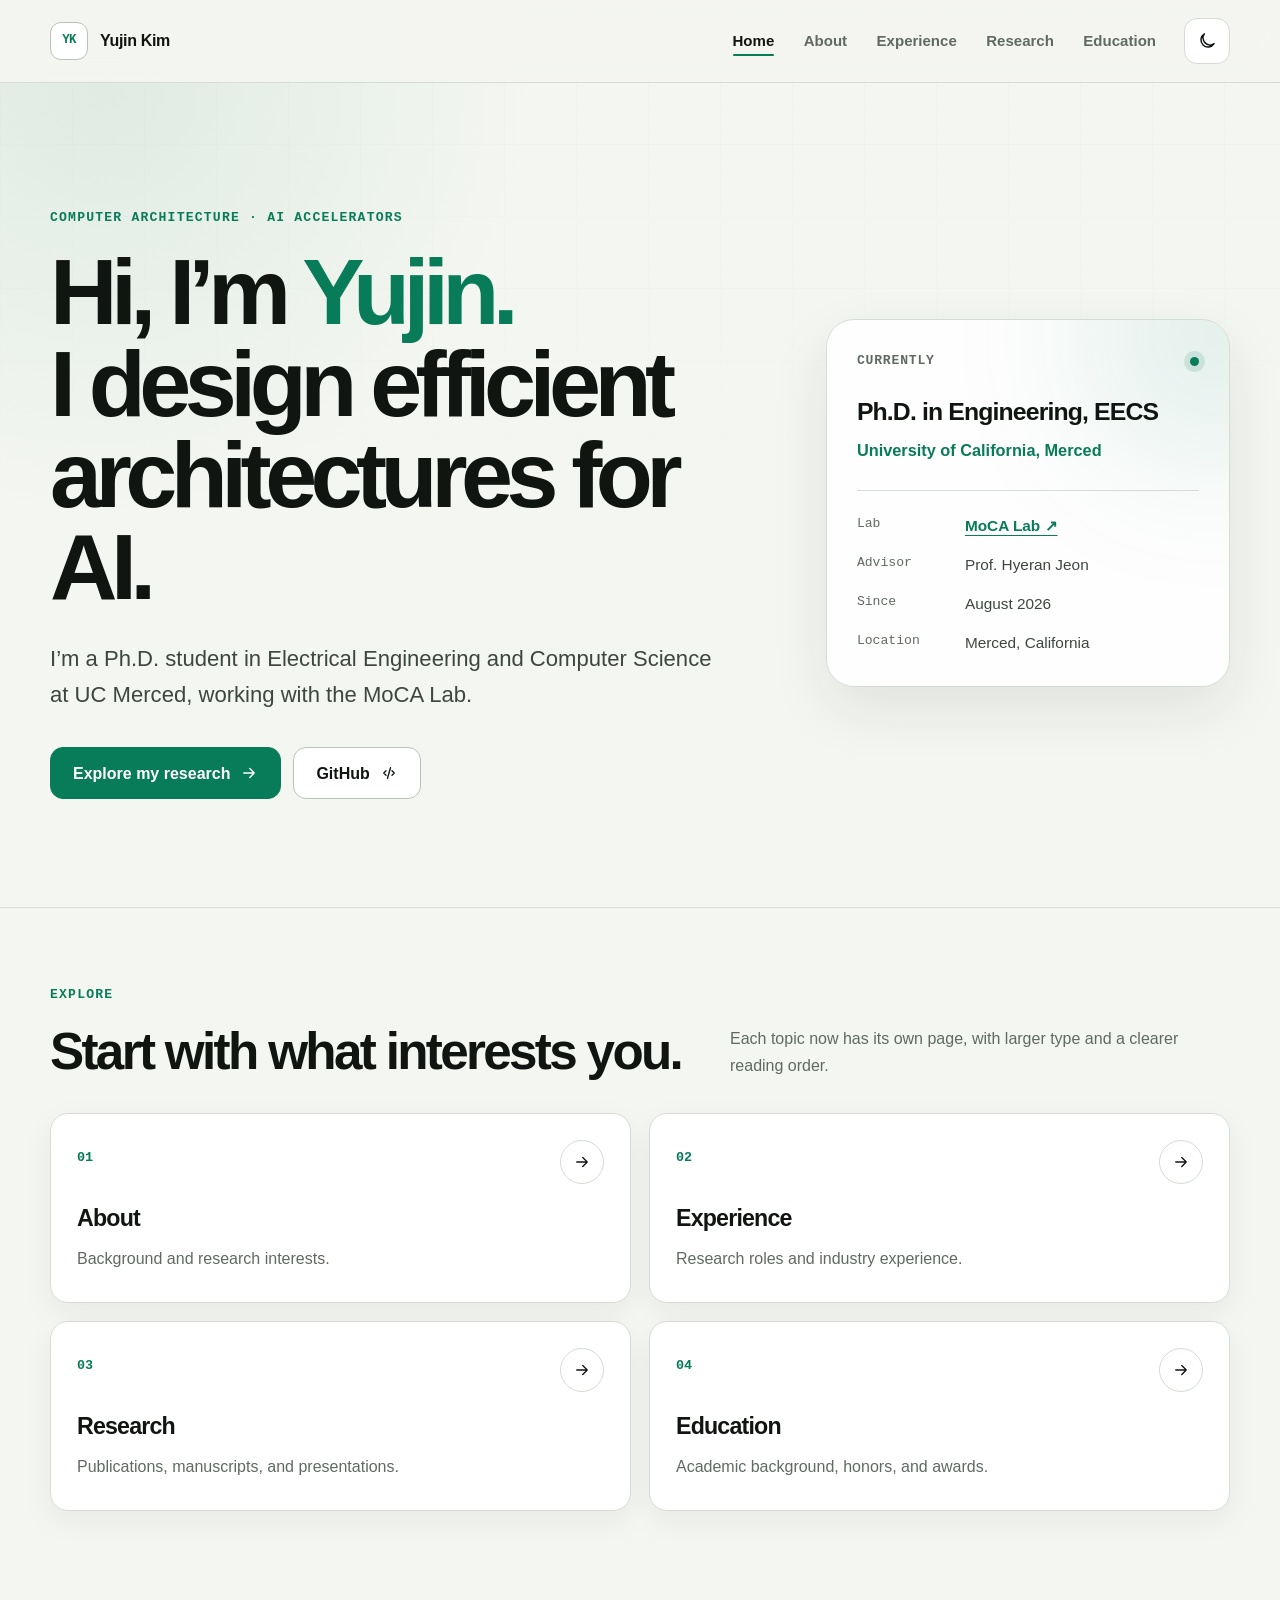
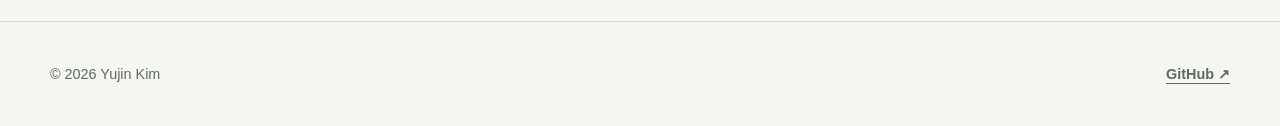
<file: index.html>
<!doctype html>
<html lang="en">
  <head>
    <meta charset="UTF-8" />
    <meta name="viewport" content="width=device-width, initial-scale=1" />
    <meta name="color-scheme" content="light dark" />
    <meta name="theme-color" content="#0a0d0f" />
    <meta
      name="description"
      content="Yujin Kim is a Ph.D. student at UC Merced researching computer architecture and AI accelerators."
    />
    <meta property="og:type" content="website" />
    <meta property="og:title" content="Yujin Kim — Computer Architecture Researcher" />
    <meta
      property="og:description"
      content="Research, experience, and academic background of Yujin Kim."
    />
    <link rel="canonical" href="https://kimyujin1005.github.io/" />
    <link rel="icon" href="/assets/favicon.svg" type="image/svg+xml" />
    <link rel="alternate icon" href="/assets/favicon.ico" sizes="any" />
    <link rel="stylesheet" href="/styles.css?v=20260912-2" />
    <title>Yujin Kim — Computer Architecture Researcher</title>
    <script>
      (() => {
        let savedTheme = null;
        try {
          savedTheme = localStorage.getItem("portfolio-theme");
        } catch {
          // Storage can be unavailable in strict privacy modes.
        }
        const systemTheme = window.matchMedia("(prefers-color-scheme: dark)").matches
          ? "dark"
          : "light";
        document.documentElement.dataset.theme = savedTheme || systemTheme;
      })();
    </script>
    <script src="/script.js?v=20260912-2" defer></script>
  </head>
  <body>
    <a class="skip-link" href="#main-content">Skip to content</a>

    <header class="site-header">
      <nav class="nav shell" aria-label="Primary navigation">
        <a class="brand" href="/" aria-label="Yujin Kim, home">
          <span class="brand-mark" aria-hidden="true">YK</span>
          <span class="brand-name">Yujin Kim</span>
        </a>
        <div class="nav-links">
          <a class="nav-link" href="/" aria-current="page">Home</a>
          <a class="nav-link" href="/about/">About</a>
          <a class="nav-link" href="/experience/">Experience</a>
          <a class="nav-link" href="/research/">Research</a>
          <a class="nav-link" href="/education/">Education</a>
        </div>
        <div class="nav-actions">
          <button class="icon-button theme-toggle" type="button" aria-label="Switch color theme" data-theme-toggle>
            <svg class="theme-icon theme-icon-sun" viewBox="0 0 24 24" aria-hidden="true">
              <circle cx="12" cy="12" r="3.5"></circle>
              <path d="M12 2v2M12 20v2M4.93 4.93l1.42 1.42M17.66 17.66l1.41 1.41M2 12h2M20 12h2M4.93 19.07l1.42-1.42M17.66 6.34l1.41-1.41"></path>
            </svg>
            <svg class="theme-icon theme-icon-moon" viewBox="0 0 24 24" aria-hidden="true">
              <path d="M20.5 15.2A8.4 8.4 0 0 1 8.8 3.5 8.5 8.5 0 1 0 20.5 15.2Z"></path>
            </svg>
          </button>
          <button class="icon-button menu-toggle" type="button" aria-expanded="false" aria-controls="mobile-menu" aria-label="Open menu" data-menu-toggle>
            <span></span><span></span>
          </button>
        </div>
      </nav>
      <div class="mobile-menu" id="mobile-menu" data-mobile-menu hidden>
        <nav class="mobile-menu-inner shell" aria-label="Mobile navigation">
          <a class="nav-link" href="/" aria-current="page">Home</a>
          <a class="nav-link" href="/about/">About</a>
          <a class="nav-link" href="/experience/">Experience</a>
          <a class="nav-link" href="/research/">Research</a>
          <a class="nav-link" href="/education/">Education</a>
        </nav>
      </div>
    </header>

    <main id="main-content">
      <section class="home-hero shell">
        <div>
          <p class="eyebrow">Computer Architecture · AI Accelerators</p>
          <h1>Hi, I’m <span>Yujin.</span><br />I design efficient architectures for AI.</h1>
          <p class="hero-lead">
            I’m a Ph.D. student in Electrical Engineering and Computer Science at UC Merced, working with the MoCA Lab.
          </p>
          <div class="hero-actions">
            <a class="button" href="/research/">
              Explore my research
              <svg viewBox="0 0 24 24" aria-hidden="true"><path d="M5 12h14M13 6l6 6-6 6"></path></svg>
            </a>
            <a class="button button-secondary" href="https://github.com/kimyujin1005" target="_blank" rel="noreferrer">
              GitHub
              <svg viewBox="0 0 24 24" aria-hidden="true"><path d="M8 9l-3 3 3 3M16 9l3 3-3 3M14 5l-4 14"></path></svg>
            </a>
          </div>
        </div>

        <aside class="current-card" aria-labelledby="current-title">
          <div class="current-label"><span>Currently</span><span class="status-dot" aria-hidden="true"></span></div>
          <h2 id="current-title">Ph.D. in Engineering, EECS</h2>
          <p class="current-institution">University of California, Merced</p>
          <dl class="fact-list">
            <div class="fact"><dt>Lab</dt><dd><a href="https://sites.ucmerced.edu/moca/" target="_blank" rel="noreferrer">MoCA Lab ↗</a></dd></div>
            <div class="fact"><dt>Advisor</dt><dd>Prof. Hyeran Jeon</dd></div>
            <div class="fact"><dt>Since</dt><dd>August 2026</dd></div>
            <div class="fact"><dt>Location</dt><dd>Merced, California</dd></div>
          </dl>
        </aside>
      </section>

      <section class="route-section">
        <div class="shell">
          <div class="section-heading">
            <div><p class="eyebrow">Explore</p><h2>Start with what interests you.</h2></div>
            <p>Each topic now has its own page, with larger type and a clearer reading order.</p>
          </div>
          <div class="route-grid">
            <a class="route-card" href="/about/">
              <div><span class="route-number">01</span><h3>About</h3><p>Background and research interests.</p></div>
              <span class="route-arrow" aria-hidden="true"><svg viewBox="0 0 24 24"><path d="M5 12h14M13 6l6 6-6 6"></path></svg></span>
            </a>
            <a class="route-card" href="/experience/">
              <div><span class="route-number">02</span><h3>Experience</h3><p>Research roles and industry experience.</p></div>
              <span class="route-arrow" aria-hidden="true"><svg viewBox="0 0 24 24"><path d="M5 12h14M13 6l6 6-6 6"></path></svg></span>
            </a>
            <a class="route-card" href="/research/">
              <div><span class="route-number">03</span><h3>Research</h3><p>Publications, manuscripts, and presentations.</p></div>
              <span class="route-arrow" aria-hidden="true"><svg viewBox="0 0 24 24"><path d="M5 12h14M13 6l6 6-6 6"></path></svg></span>
            </a>
            <a class="route-card" href="/education/">
              <div><span class="route-number">04</span><h3>Education</h3><p>Academic background, honors, and awards.</p></div>
              <span class="route-arrow" aria-hidden="true"><svg viewBox="0 0 24 24"><path d="M5 12h14M13 6l6 6-6 6"></path></svg></span>
            </a>
          </div>
        </div>
      </section>
    </main>

    <footer class="site-footer">
      <div class="footer-inner shell">
        <p>© 2026 Yujin Kim</p>
        <div class="footer-links"><a href="https://github.com/kimyujin1005" target="_blank" rel="noreferrer">GitHub ↗</a></div>
      </div>
    </footer>
  </body>
</html>
</file>
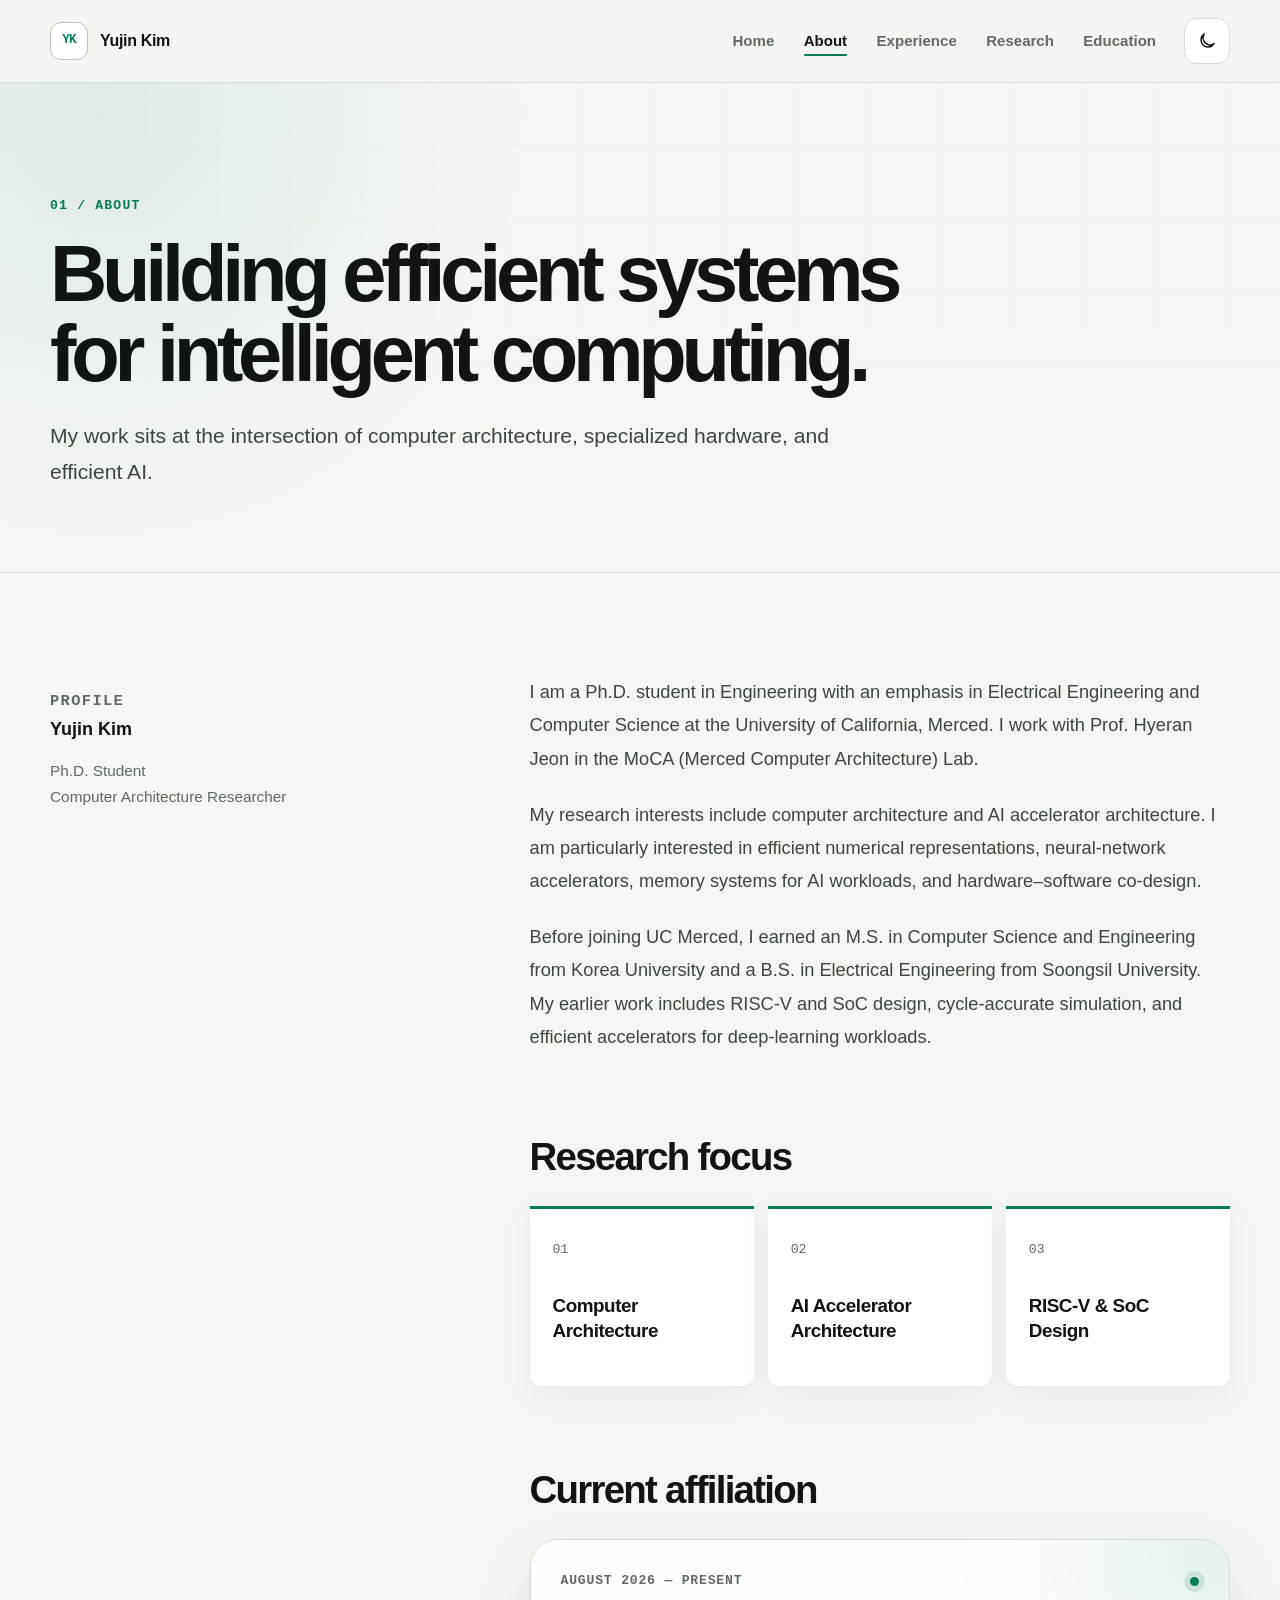
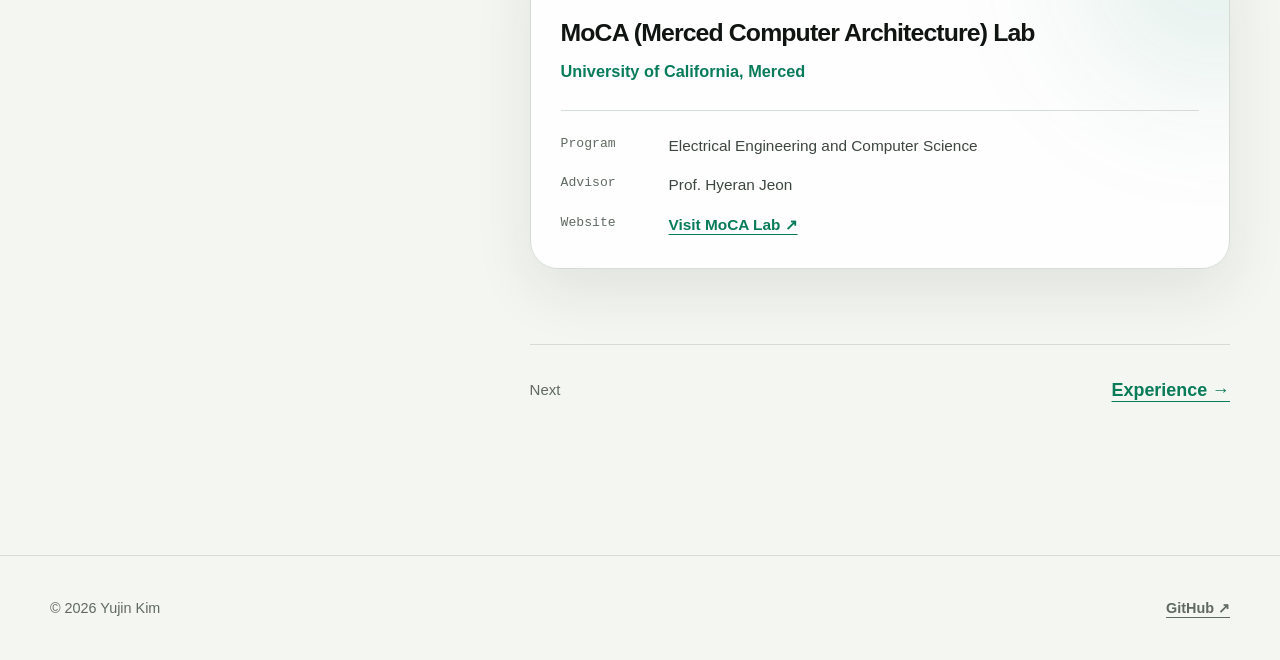
<file: about/index.html>
<!doctype html>
<html lang="en">
  <head>
    <meta charset="UTF-8" />
    <meta name="viewport" content="width=device-width, initial-scale=1" />
    <meta name="color-scheme" content="light dark" />
    <meta name="theme-color" content="#0a0d0f" />
    <meta name="description" content="About Yujin Kim, a computer architecture researcher and Ph.D. student at UC Merced." />
    <meta property="og:type" content="profile" />
    <meta property="og:title" content="About — Yujin Kim" />
    <meta property="og:description" content="Background and research interests of Yujin Kim." />
    <link rel="canonical" href="https://kimyujin1005.github.io/about/" />
    <link rel="icon" href="/assets/favicon.svg" type="image/svg+xml" />
    <link rel="alternate icon" href="/assets/favicon.ico" sizes="any" />
    <link rel="stylesheet" href="/styles.css?v=20260912-2" />
    <title>About — Yujin Kim</title>
    <script>
      (() => {
        let savedTheme = null;
        try { savedTheme = localStorage.getItem("portfolio-theme"); } catch {}
        const systemTheme = window.matchMedia("(prefers-color-scheme: dark)").matches ? "dark" : "light";
        document.documentElement.dataset.theme = savedTheme || systemTheme;
      })();
    </script>
    <script src="/script.js?v=20260912-2" defer></script>
  </head>
  <body>
    <a class="skip-link" href="#main-content">Skip to content</a>
    <header class="site-header">
      <nav class="nav shell" aria-label="Primary navigation">
        <a class="brand" href="/" aria-label="Yujin Kim, home"><span class="brand-mark" aria-hidden="true">YK</span><span class="brand-name">Yujin Kim</span></a>
        <div class="nav-links">
          <a class="nav-link" href="/">Home</a><a class="nav-link" href="/about/" aria-current="page">About</a><a class="nav-link" href="/experience/">Experience</a><a class="nav-link" href="/research/">Research</a><a class="nav-link" href="/education/">Education</a>
        </div>
        <div class="nav-actions">
          <button class="icon-button theme-toggle" type="button" aria-label="Switch color theme" data-theme-toggle>
            <svg class="theme-icon theme-icon-sun" viewBox="0 0 24 24" aria-hidden="true"><circle cx="12" cy="12" r="3.5"></circle><path d="M12 2v2M12 20v2M4.93 4.93l1.42 1.42M17.66 17.66l1.41 1.41M2 12h2M20 12h2M4.93 19.07l1.42-1.42M17.66 6.34l1.41-1.41"></path></svg>
            <svg class="theme-icon theme-icon-moon" viewBox="0 0 24 24" aria-hidden="true"><path d="M20.5 15.2A8.4 8.4 0 0 1 8.8 3.5 8.5 8.5 0 1 0 20.5 15.2Z"></path></svg>
          </button>
          <button class="icon-button menu-toggle" type="button" aria-expanded="false" aria-controls="mobile-menu" aria-label="Open menu" data-menu-toggle><span></span><span></span></button>
        </div>
      </nav>
      <div class="mobile-menu" id="mobile-menu" data-mobile-menu hidden>
        <nav class="mobile-menu-inner shell" aria-label="Mobile navigation">
          <a class="nav-link" href="/">Home</a><a class="nav-link" href="/about/" aria-current="page">About</a><a class="nav-link" href="/experience/">Experience</a><a class="nav-link" href="/research/">Research</a><a class="nav-link" href="/education/">Education</a>
        </nav>
      </div>
    </header>

    <main id="main-content">
      <header class="page-hero">
        <div class="shell">
          <p class="eyebrow">01 / About</p>
          <h1>Building efficient systems for intelligent computing.</h1>
          <p class="page-lead">My work sits at the intersection of computer architecture, specialized hardware, and efficient AI.</p>
        </div>
      </header>

      <div class="page-content shell">
        <div class="about-layout">
          <aside class="sticky-label">
            <p class="eyebrow">Profile</p>
            <strong>Yujin Kim</strong>
            <p>Ph.D. Student<br />Computer Architecture Researcher</p>
          </aside>
          <div>
            <div class="prose">
              <p>I am a Ph.D. student in Engineering with an emphasis in Electrical Engineering and Computer Science at the University of California, Merced. I work with Prof. Hyeran Jeon in the MoCA (Merced Computer Architecture) Lab.</p>
              <p>My research interests include computer architecture and AI accelerator architecture. I am particularly interested in efficient numerical representations, neural-network accelerators, memory systems for AI workloads, and hardware–software co-design.</p>
              <p>Before joining UC Merced, I earned an M.S. in Computer Science and Engineering from Korea University and a B.S. in Electrical Engineering from Soongsil University. My earlier work includes RISC-V and SoC design, cycle-accurate simulation, and efficient accelerators for deep-learning workloads.</p>
            </div>

            <section class="subsection" aria-labelledby="focus-title">
              <h2 class="subsection-title" id="focus-title">Research focus</h2>
              <div class="focus-grid">
                <article class="focus-card"><span>01</span><h3>Computer Architecture</h3></article>
                <article class="focus-card"><span>02</span><h3>AI Accelerator Architecture</h3></article>
                <article class="focus-card"><span>03</span><h3>RISC-V &amp; SoC Design</h3></article>
              </div>
            </section>

            <section class="subsection" aria-labelledby="affiliation-title">
              <h2 class="subsection-title" id="affiliation-title">Current affiliation</h2>
              <article class="current-card">
                <div class="current-label"><span>August 2026 — Present</span><span class="status-dot" aria-hidden="true"></span></div>
                <h2>MoCA (Merced Computer Architecture) Lab</h2>
                <p class="current-institution">University of California, Merced</p>
                <dl class="fact-list">
                  <div class="fact"><dt>Program</dt><dd>Electrical Engineering and Computer Science</dd></div>
                  <div class="fact"><dt>Advisor</dt><dd>Prof. Hyeran Jeon</dd></div>
                  <div class="fact"><dt>Website</dt><dd><a href="https://sites.ucmerced.edu/moca/" target="_blank" rel="noreferrer">Visit MoCA Lab ↗</a></dd></div>
                </dl>
              </article>
            </section>

            <div class="page-next"><span>Next</span><a href="/experience/">Experience →</a></div>
          </div>
        </div>
      </div>
    </main>

    <footer class="site-footer"><div class="footer-inner shell"><p>© 2026 Yujin Kim</p><div class="footer-links"><a href="https://github.com/kimyujin1005" target="_blank" rel="noreferrer">GitHub ↗</a></div></div></footer>
  </body>
</html>
</file>
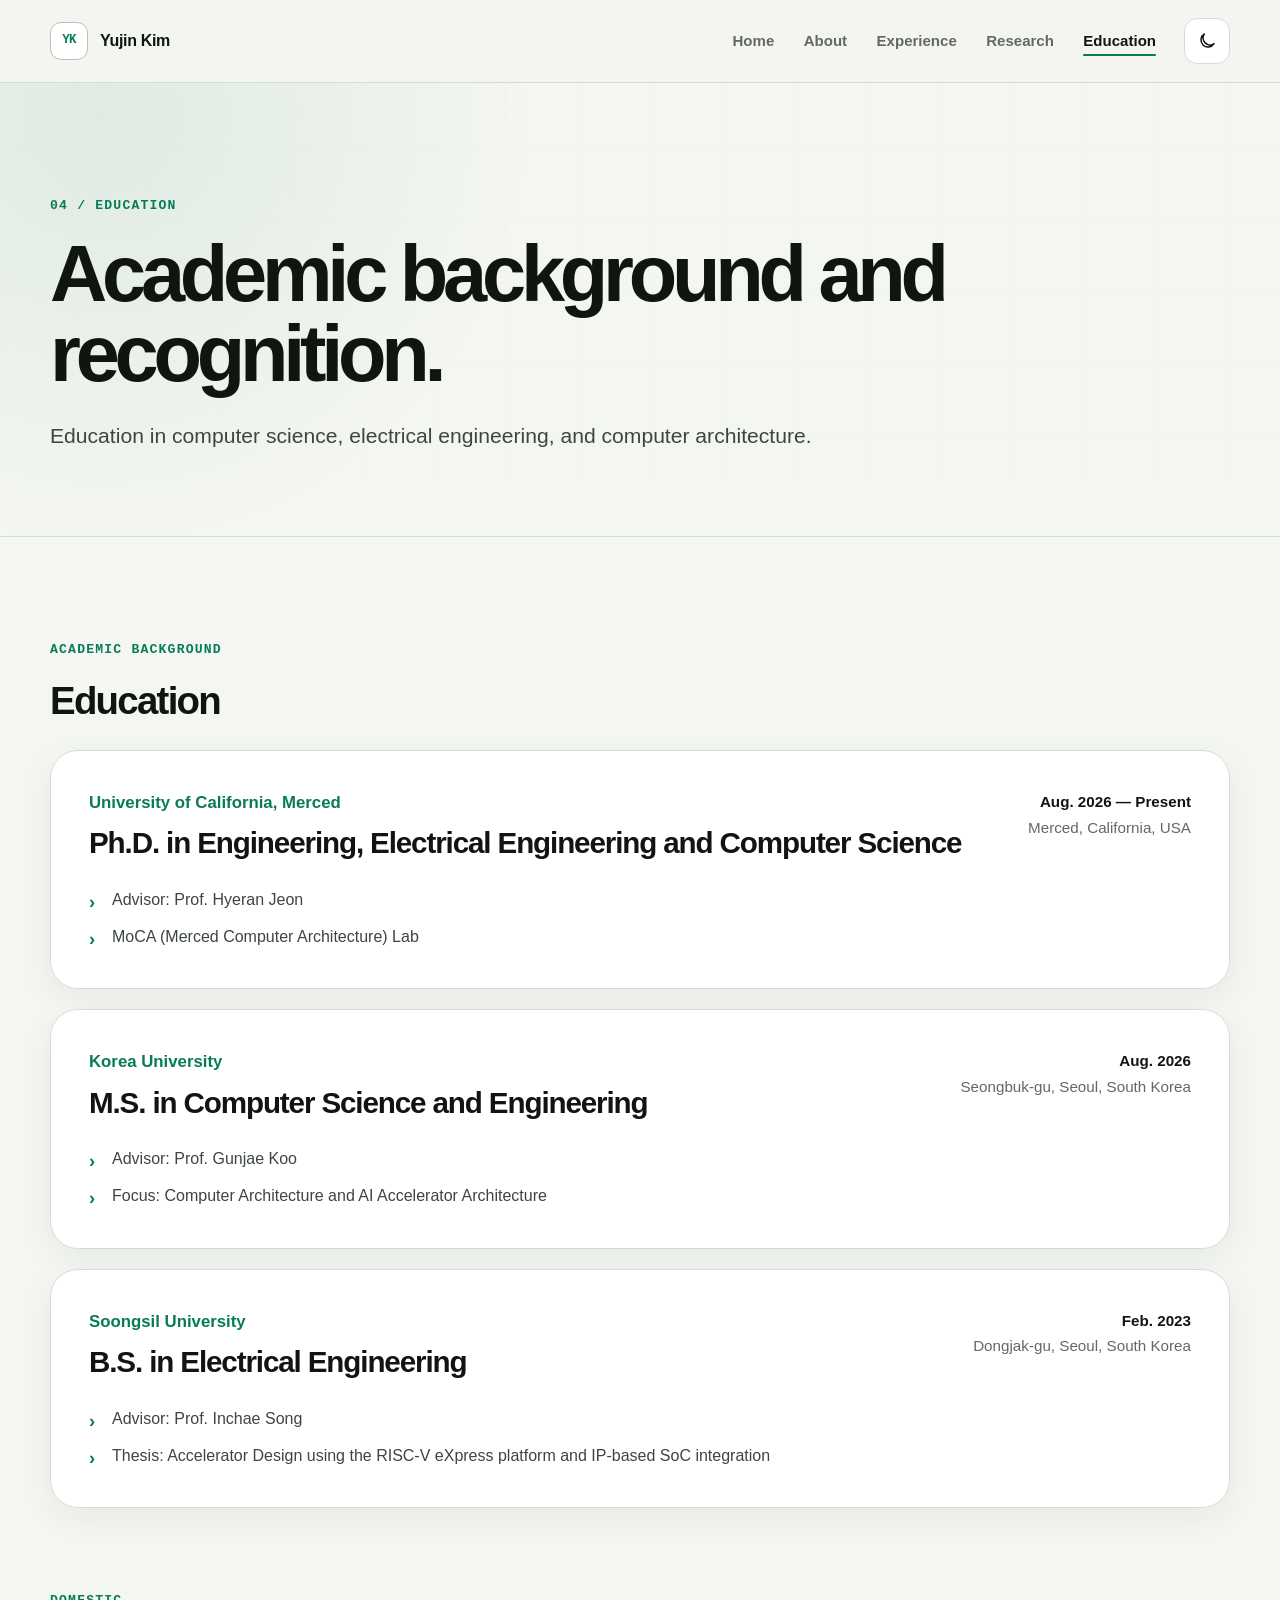
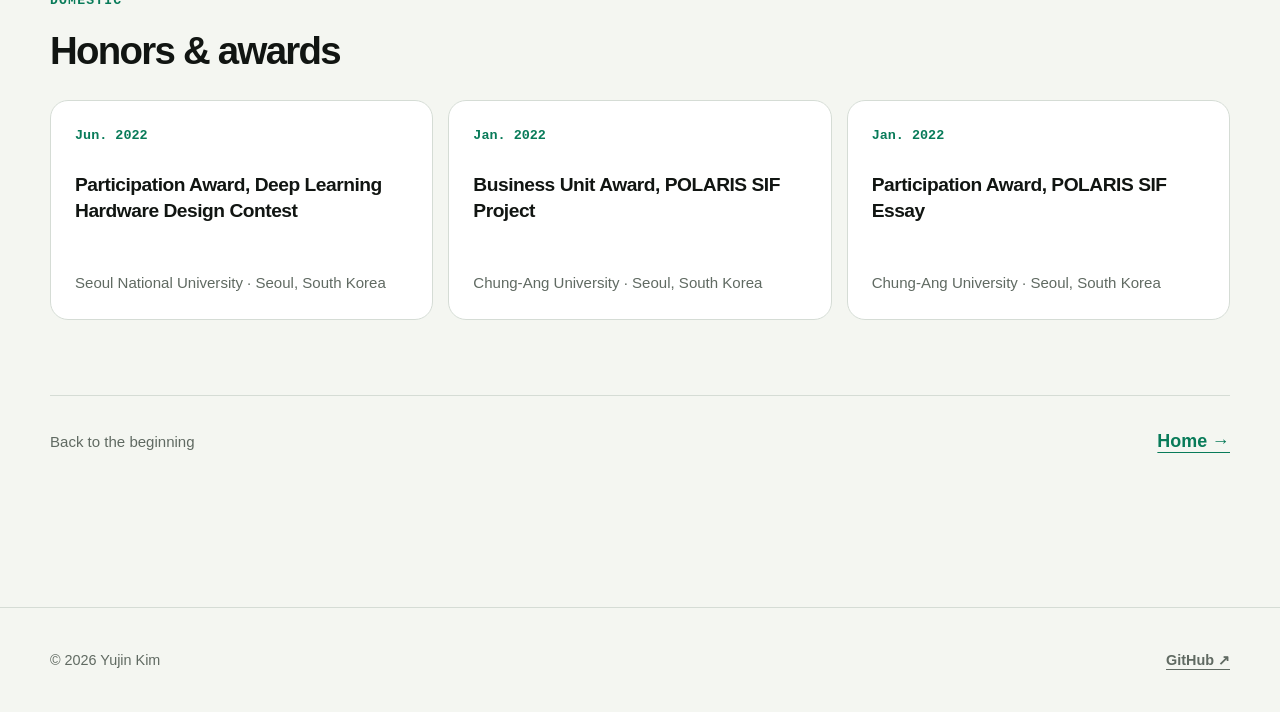
<file: education/index.html>
<!doctype html>
<html lang="en">
  <head>
    <meta charset="UTF-8" />
    <meta name="viewport" content="width=device-width, initial-scale=1" />
    <meta name="color-scheme" content="light dark" />
    <meta name="theme-color" content="#0a0d0f" />
    <meta name="description" content="Education, honors, and awards of Yujin Kim." />
    <meta property="og:type" content="website" />
    <meta property="og:title" content="Education — Yujin Kim" />
    <meta property="og:description" content="Academic background, honors, and awards." />
    <link rel="canonical" href="https://kimyujin1005.github.io/education/" />
    <link rel="icon" href="/assets/favicon.svg" type="image/svg+xml" />
    <link rel="alternate icon" href="/assets/favicon.ico" sizes="any" />
    <link rel="stylesheet" href="/styles.css?v=20260912-2" />
    <title>Education — Yujin Kim</title>
    <script>
      (() => {
        let savedTheme = null;
        try { savedTheme = localStorage.getItem("portfolio-theme"); } catch {}
        const systemTheme = window.matchMedia("(prefers-color-scheme: dark)").matches ? "dark" : "light";
        document.documentElement.dataset.theme = savedTheme || systemTheme;
      })();
    </script>
    <script src="/script.js?v=20260912-2" defer></script>
  </head>
  <body>
    <a class="skip-link" href="#main-content">Skip to content</a>
    <header class="site-header">
      <nav class="nav shell" aria-label="Primary navigation">
        <a class="brand" href="/" aria-label="Yujin Kim, home"><span class="brand-mark" aria-hidden="true">YK</span><span class="brand-name">Yujin Kim</span></a>
        <div class="nav-links">
          <a class="nav-link" href="/">Home</a><a class="nav-link" href="/about/">About</a><a class="nav-link" href="/experience/">Experience</a><a class="nav-link" href="/research/">Research</a><a class="nav-link" href="/education/" aria-current="page">Education</a>
        </div>
        <div class="nav-actions">
          <button class="icon-button theme-toggle" type="button" aria-label="Switch color theme" data-theme-toggle>
            <svg class="theme-icon theme-icon-sun" viewBox="0 0 24 24" aria-hidden="true"><circle cx="12" cy="12" r="3.5"></circle><path d="M12 2v2M12 20v2M4.93 4.93l1.42 1.42M17.66 17.66l1.41 1.41M2 12h2M20 12h2M4.93 19.07l1.42-1.42M17.66 6.34l1.41-1.41"></path></svg>
            <svg class="theme-icon theme-icon-moon" viewBox="0 0 24 24" aria-hidden="true"><path d="M20.5 15.2A8.4 8.4 0 0 1 8.8 3.5 8.5 8.5 0 1 0 20.5 15.2Z"></path></svg>
          </button>
          <button class="icon-button menu-toggle" type="button" aria-expanded="false" aria-controls="mobile-menu" aria-label="Open menu" data-menu-toggle><span></span><span></span></button>
        </div>
      </nav>
      <div class="mobile-menu" id="mobile-menu" data-mobile-menu hidden>
        <nav class="mobile-menu-inner shell" aria-label="Mobile navigation">
          <a class="nav-link" href="/">Home</a><a class="nav-link" href="/about/">About</a><a class="nav-link" href="/experience/">Experience</a><a class="nav-link" href="/research/">Research</a><a class="nav-link" href="/education/" aria-current="page">Education</a>
        </nav>
      </div>
    </header>

    <main id="main-content">
      <header class="page-hero">
        <div class="shell">
          <p class="eyebrow">04 / Education</p>
          <h1>Academic background and recognition.</h1>
          <p class="page-lead">Education in computer science, electrical engineering, and computer architecture.</p>
        </div>
      </header>

      <div class="page-content shell">
        <section aria-labelledby="education-title">
          <p class="eyebrow">Academic background</p>
          <h2 class="subsection-title" id="education-title">Education</h2>
          <div class="degree-list">
            <article class="degree-card">
              <div>
                <p class="degree-school">University of California, Merced</p>
                <h2>Ph.D. in Engineering, Electrical Engineering and Computer Science</h2>
                <ul class="bullet-list">
                  <li>Advisor: Prof. Hyeran Jeon</li>
                  <li>MoCA (Merced Computer Architecture) Lab</li>
                </ul>
              </div>
              <div class="degree-meta"><time datetime="2026-08">Aug. 2026 — Present</time><span>Merced, California, USA</span></div>
            </article>

            <article class="degree-card">
              <div>
                <p class="degree-school">Korea University</p>
                <h2>M.S. in Computer Science and Engineering</h2>
                <ul class="bullet-list">
                  <li>Advisor: Prof. Gunjae Koo</li>
                  <li>Focus: Computer Architecture and AI Accelerator Architecture</li>
                </ul>
              </div>
              <div class="degree-meta"><time datetime="2026-08">Aug. 2026</time><span>Seongbuk-gu, Seoul, South Korea</span></div>
            </article>

            <article class="degree-card">
              <div>
                <p class="degree-school">Soongsil University</p>
                <h2>B.S. in Electrical Engineering</h2>
                <ul class="bullet-list">
                  <li>Advisor: Prof. Inchae Song</li>
                  <li>Thesis: Accelerator Design using the RISC-V eXpress platform and IP-based SoC integration</li>
                </ul>
              </div>
              <div class="degree-meta"><time datetime="2023-02">Feb. 2023</time><span>Dongjak-gu, Seoul, South Korea</span></div>
            </article>
          </div>
        </section>

        <section class="subsection" aria-labelledby="honors-title">
          <p class="eyebrow">Domestic</p>
          <h2 class="subsection-title" id="honors-title">Honors &amp; awards</h2>
          <div class="honors-grid">
            <article class="honor-card"><time datetime="2022-06">Jun. 2022</time><h3>Participation Award, Deep Learning Hardware Design Contest</h3><p>Seoul National University · Seoul, South Korea</p></article>
            <article class="honor-card"><time datetime="2022-01">Jan. 2022</time><h3>Business Unit Award, POLARIS SIF Project</h3><p>Chung-Ang University · Seoul, South Korea</p></article>
            <article class="honor-card"><time datetime="2022-01">Jan. 2022</time><h3>Participation Award, POLARIS SIF Essay</h3><p>Chung-Ang University · Seoul, South Korea</p></article>
          </div>
        </section>

        <div class="page-next"><span>Back to the beginning</span><a href="/">Home →</a></div>
      </div>
    </main>

    <footer class="site-footer"><div class="footer-inner shell"><p>© 2026 Yujin Kim</p><div class="footer-links"><a href="https://github.com/kimyujin1005" target="_blank" rel="noreferrer">GitHub ↗</a></div></div></footer>
  </body>
</html>
</file>
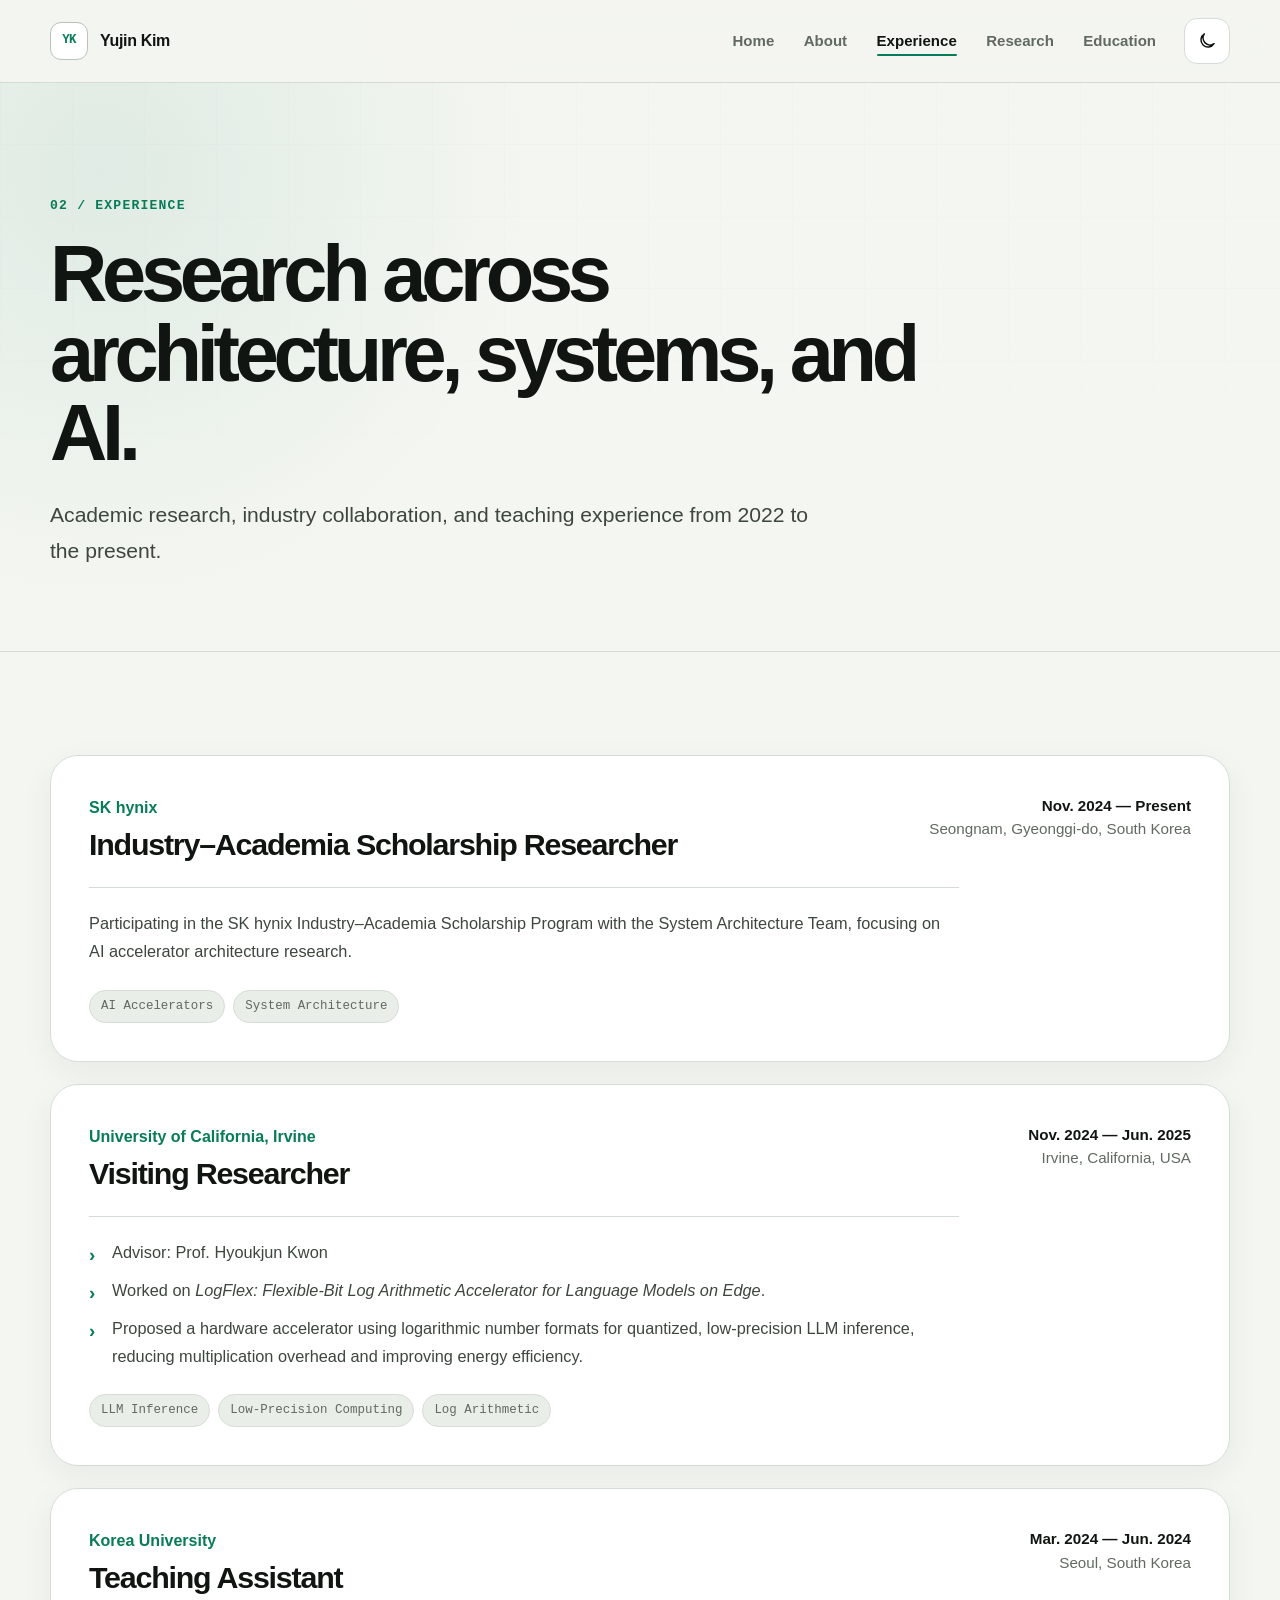
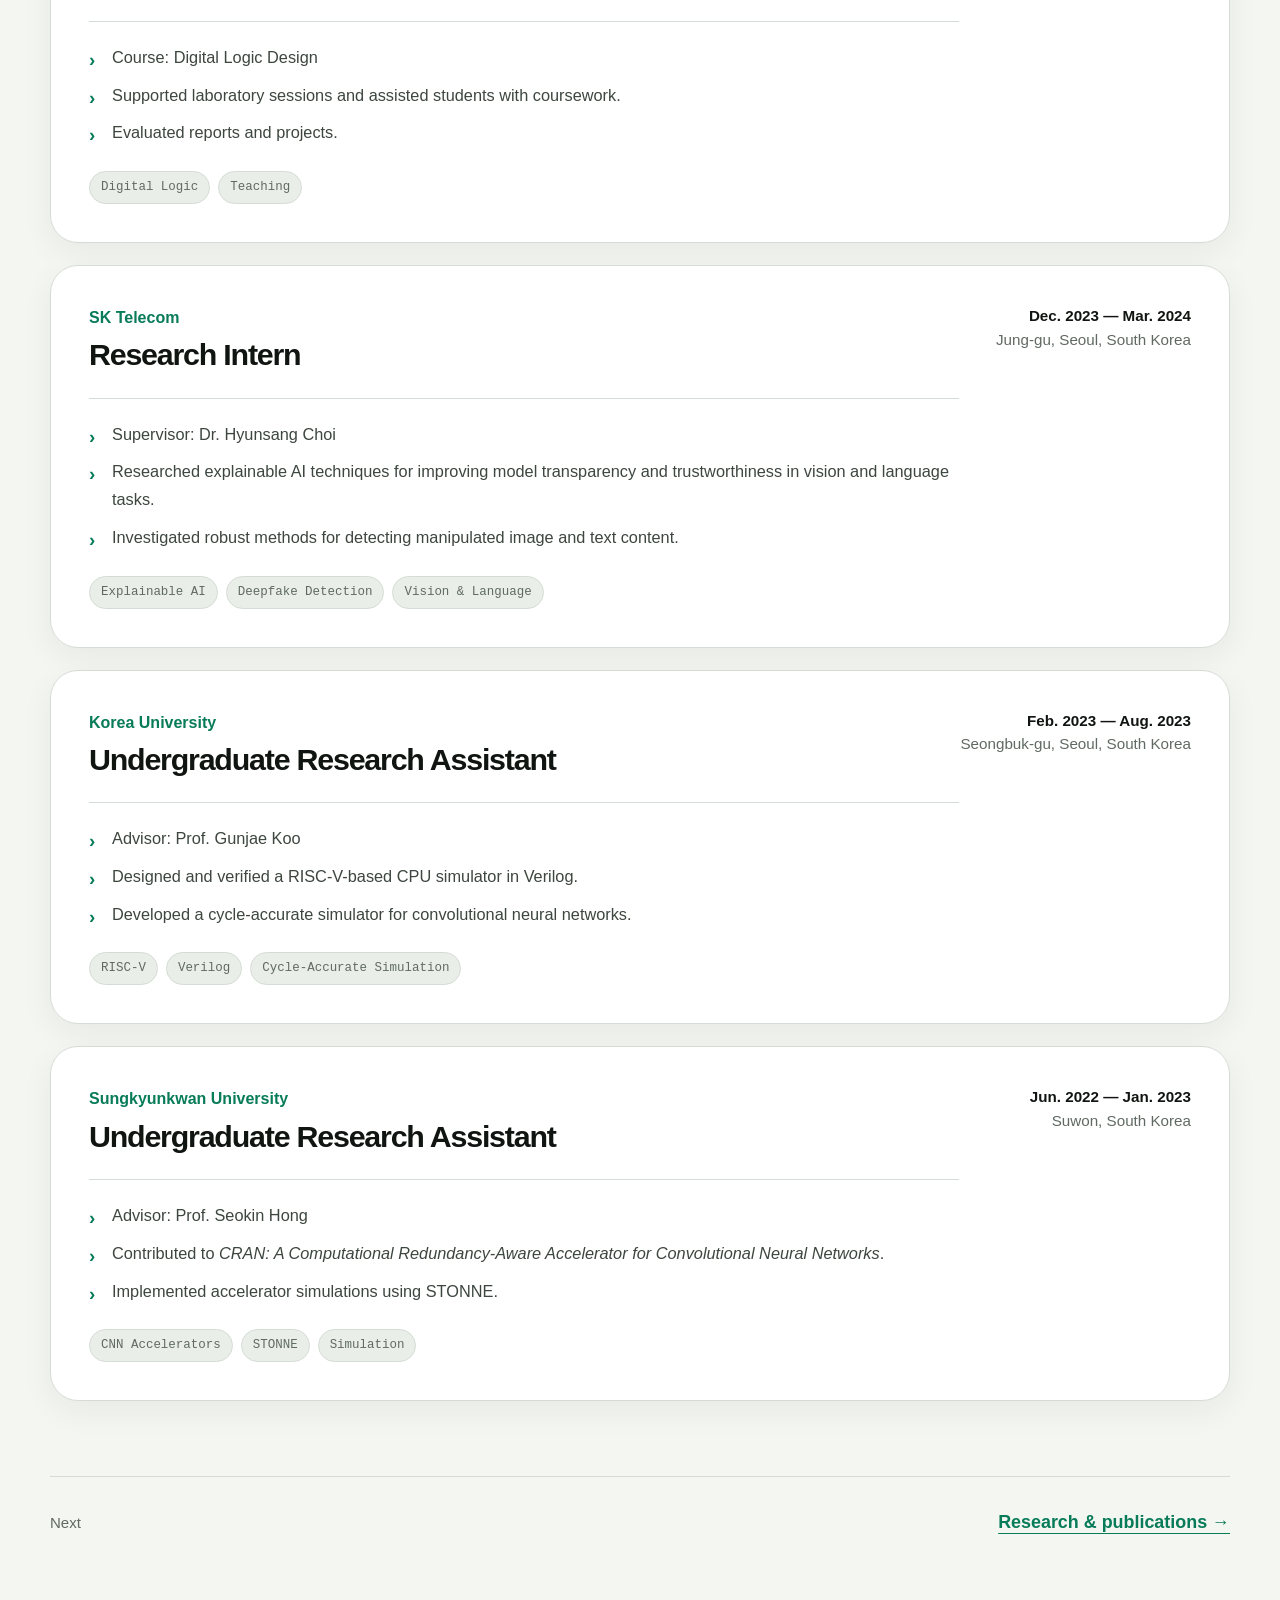
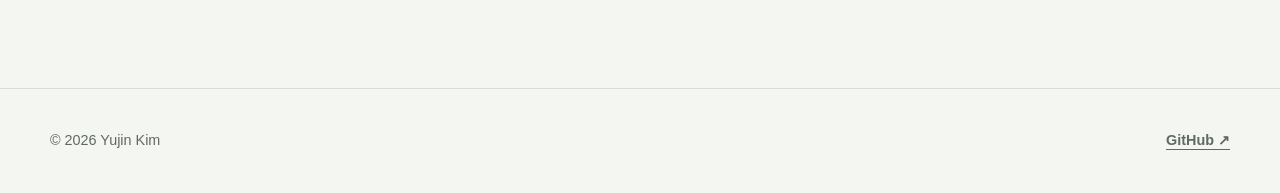
<file: experience/index.html>
<!doctype html>
<html lang="en">
  <head>
    <meta charset="UTF-8" />
    <meta name="viewport" content="width=device-width, initial-scale=1" />
    <meta name="color-scheme" content="light dark" />
    <meta name="theme-color" content="#0a0d0f" />
    <meta name="description" content="Research and industry experience of Yujin Kim in computer architecture and artificial intelligence." />
    <meta property="og:type" content="website" />
    <meta property="og:title" content="Experience — Yujin Kim" />
    <meta property="og:description" content="Research appointments, industry work, and teaching experience." />
    <link rel="canonical" href="https://kimyujin1005.github.io/experience/" />
    <link rel="icon" href="/assets/favicon.svg" type="image/svg+xml" />
    <link rel="alternate icon" href="/assets/favicon.ico" sizes="any" />
    <link rel="stylesheet" href="/styles.css?v=20260912-2" />
    <title>Experience — Yujin Kim</title>
    <script>
      (() => {
        let savedTheme = null;
        try { savedTheme = localStorage.getItem("portfolio-theme"); } catch {}
        const systemTheme = window.matchMedia("(prefers-color-scheme: dark)").matches ? "dark" : "light";
        document.documentElement.dataset.theme = savedTheme || systemTheme;
      })();
    </script>
    <script src="/script.js?v=20260912-2" defer></script>
  </head>
  <body>
    <a class="skip-link" href="#main-content">Skip to content</a>
    <header class="site-header">
      <nav class="nav shell" aria-label="Primary navigation">
        <a class="brand" href="/" aria-label="Yujin Kim, home"><span class="brand-mark" aria-hidden="true">YK</span><span class="brand-name">Yujin Kim</span></a>
        <div class="nav-links">
          <a class="nav-link" href="/">Home</a><a class="nav-link" href="/about/">About</a><a class="nav-link" href="/experience/" aria-current="page">Experience</a><a class="nav-link" href="/research/">Research</a><a class="nav-link" href="/education/">Education</a>
        </div>
        <div class="nav-actions">
          <button class="icon-button theme-toggle" type="button" aria-label="Switch color theme" data-theme-toggle>
            <svg class="theme-icon theme-icon-sun" viewBox="0 0 24 24" aria-hidden="true"><circle cx="12" cy="12" r="3.5"></circle><path d="M12 2v2M12 20v2M4.93 4.93l1.42 1.42M17.66 17.66l1.41 1.41M2 12h2M20 12h2M4.93 19.07l1.42-1.42M17.66 6.34l1.41-1.41"></path></svg>
            <svg class="theme-icon theme-icon-moon" viewBox="0 0 24 24" aria-hidden="true"><path d="M20.5 15.2A8.4 8.4 0 0 1 8.8 3.5 8.5 8.5 0 1 0 20.5 15.2Z"></path></svg>
          </button>
          <button class="icon-button menu-toggle" type="button" aria-expanded="false" aria-controls="mobile-menu" aria-label="Open menu" data-menu-toggle><span></span><span></span></button>
        </div>
      </nav>
      <div class="mobile-menu" id="mobile-menu" data-mobile-menu hidden>
        <nav class="mobile-menu-inner shell" aria-label="Mobile navigation">
          <a class="nav-link" href="/">Home</a><a class="nav-link" href="/about/">About</a><a class="nav-link" href="/experience/" aria-current="page">Experience</a><a class="nav-link" href="/research/">Research</a><a class="nav-link" href="/education/">Education</a>
        </nav>
      </div>
    </header>

    <main id="main-content">
      <header class="page-hero">
        <div class="shell">
          <p class="eyebrow">02 / Experience</p>
          <h1>Research across architecture, systems, and AI.</h1>
          <p class="page-lead">Academic research, industry collaboration, and teaching experience from 2022 to the present.</p>
        </div>
      </header>

      <div class="page-content shell">
        <div class="record-list">
          <article class="record-card">
            <header class="record-header">
              <div><p class="record-org">SK hynix</p><h2>Industry–Academia Scholarship Researcher</h2></div>
              <div class="record-meta"><time datetime="2024-11">Nov. 2024 — Present</time><span>Seongnam, Gyeonggi-do, South Korea</span></div>
            </header>
            <div class="record-body"><p>Participating in the SK hynix Industry–Academia Scholarship Program with the System Architecture Team, focusing on AI accelerator architecture research.</p></div>
            <div class="record-tags"><span class="tag">AI Accelerators</span><span class="tag">System Architecture</span></div>
          </article>

          <article class="record-card">
            <header class="record-header">
              <div><p class="record-org">University of California, Irvine</p><h2>Visiting Researcher</h2></div>
              <div class="record-meta"><time datetime="2024-11">Nov. 2024 — Jun. 2025</time><span>Irvine, California, USA</span></div>
            </header>
            <div class="record-body">
              <ul class="bullet-list">
                <li>Advisor: Prof. Hyoukjun Kwon</li>
                <li>Worked on <cite>LogFlex: Flexible-Bit Log Arithmetic Accelerator for Language Models on Edge</cite>.</li>
                <li>Proposed a hardware accelerator using logarithmic number formats for quantized, low-precision LLM inference, reducing multiplication overhead and improving energy efficiency.</li>
              </ul>
            </div>
            <div class="record-tags"><span class="tag">LLM Inference</span><span class="tag">Low-Precision Computing</span><span class="tag">Log Arithmetic</span></div>
          </article>

          <article class="record-card">
            <header class="record-header">
              <div><p class="record-org">Korea University</p><h2>Teaching Assistant</h2></div>
              <div class="record-meta"><time datetime="2024-03">Mar. 2024 — Jun. 2024</time><span>Seoul, South Korea</span></div>
            </header>
            <div class="record-body">
              <ul class="bullet-list">
                <li>Course: Digital Logic Design</li>
                <li>Supported laboratory sessions and assisted students with coursework.</li>
                <li>Evaluated reports and projects.</li>
              </ul>
            </div>
            <div class="record-tags"><span class="tag">Digital Logic</span><span class="tag">Teaching</span></div>
          </article>

          <article class="record-card">
            <header class="record-header">
              <div><p class="record-org">SK Telecom</p><h2>Research Intern</h2></div>
              <div class="record-meta"><time datetime="2023-12">Dec. 2023 — Mar. 2024</time><span>Jung-gu, Seoul, South Korea</span></div>
            </header>
            <div class="record-body">
              <ul class="bullet-list">
                <li>Supervisor: Dr. Hyunsang Choi</li>
                <li>Researched explainable AI techniques for improving model transparency and trustworthiness in vision and language tasks.</li>
                <li>Investigated robust methods for detecting manipulated image and text content.</li>
              </ul>
            </div>
            <div class="record-tags"><span class="tag">Explainable AI</span><span class="tag">Deepfake Detection</span><span class="tag">Vision &amp; Language</span></div>
          </article>

          <article class="record-card">
            <header class="record-header">
              <div><p class="record-org">Korea University</p><h2>Undergraduate Research Assistant</h2></div>
              <div class="record-meta"><time datetime="2023-02">Feb. 2023 — Aug. 2023</time><span>Seongbuk-gu, Seoul, South Korea</span></div>
            </header>
            <div class="record-body">
              <ul class="bullet-list">
                <li>Advisor: Prof. Gunjae Koo</li>
                <li>Designed and verified a RISC-V-based CPU simulator in Verilog.</li>
                <li>Developed a cycle-accurate simulator for convolutional neural networks.</li>
              </ul>
            </div>
            <div class="record-tags"><span class="tag">RISC-V</span><span class="tag">Verilog</span><span class="tag">Cycle-Accurate Simulation</span></div>
          </article>

          <article class="record-card">
            <header class="record-header">
              <div><p class="record-org">Sungkyunkwan University</p><h2>Undergraduate Research Assistant</h2></div>
              <div class="record-meta"><time datetime="2022-06">Jun. 2022 — Jan. 2023</time><span>Suwon, South Korea</span></div>
            </header>
            <div class="record-body">
              <ul class="bullet-list">
                <li>Advisor: Prof. Seokin Hong</li>
                <li>Contributed to <cite>CRAN: A Computational Redundancy-Aware Accelerator for Convolutional Neural Networks</cite>.</li>
                <li>Implemented accelerator simulations using STONNE.</li>
              </ul>
            </div>
            <div class="record-tags"><span class="tag">CNN Accelerators</span><span class="tag">STONNE</span><span class="tag">Simulation</span></div>
          </article>
        </div>

        <div class="page-next"><span>Next</span><a href="/research/">Research &amp; publications →</a></div>
      </div>
    </main>

    <footer class="site-footer"><div class="footer-inner shell"><p>© 2026 Yujin Kim</p><div class="footer-links"><a href="https://github.com/kimyujin1005" target="_blank" rel="noreferrer">GitHub ↗</a></div></div></footer>
  </body>
</html>
</file>
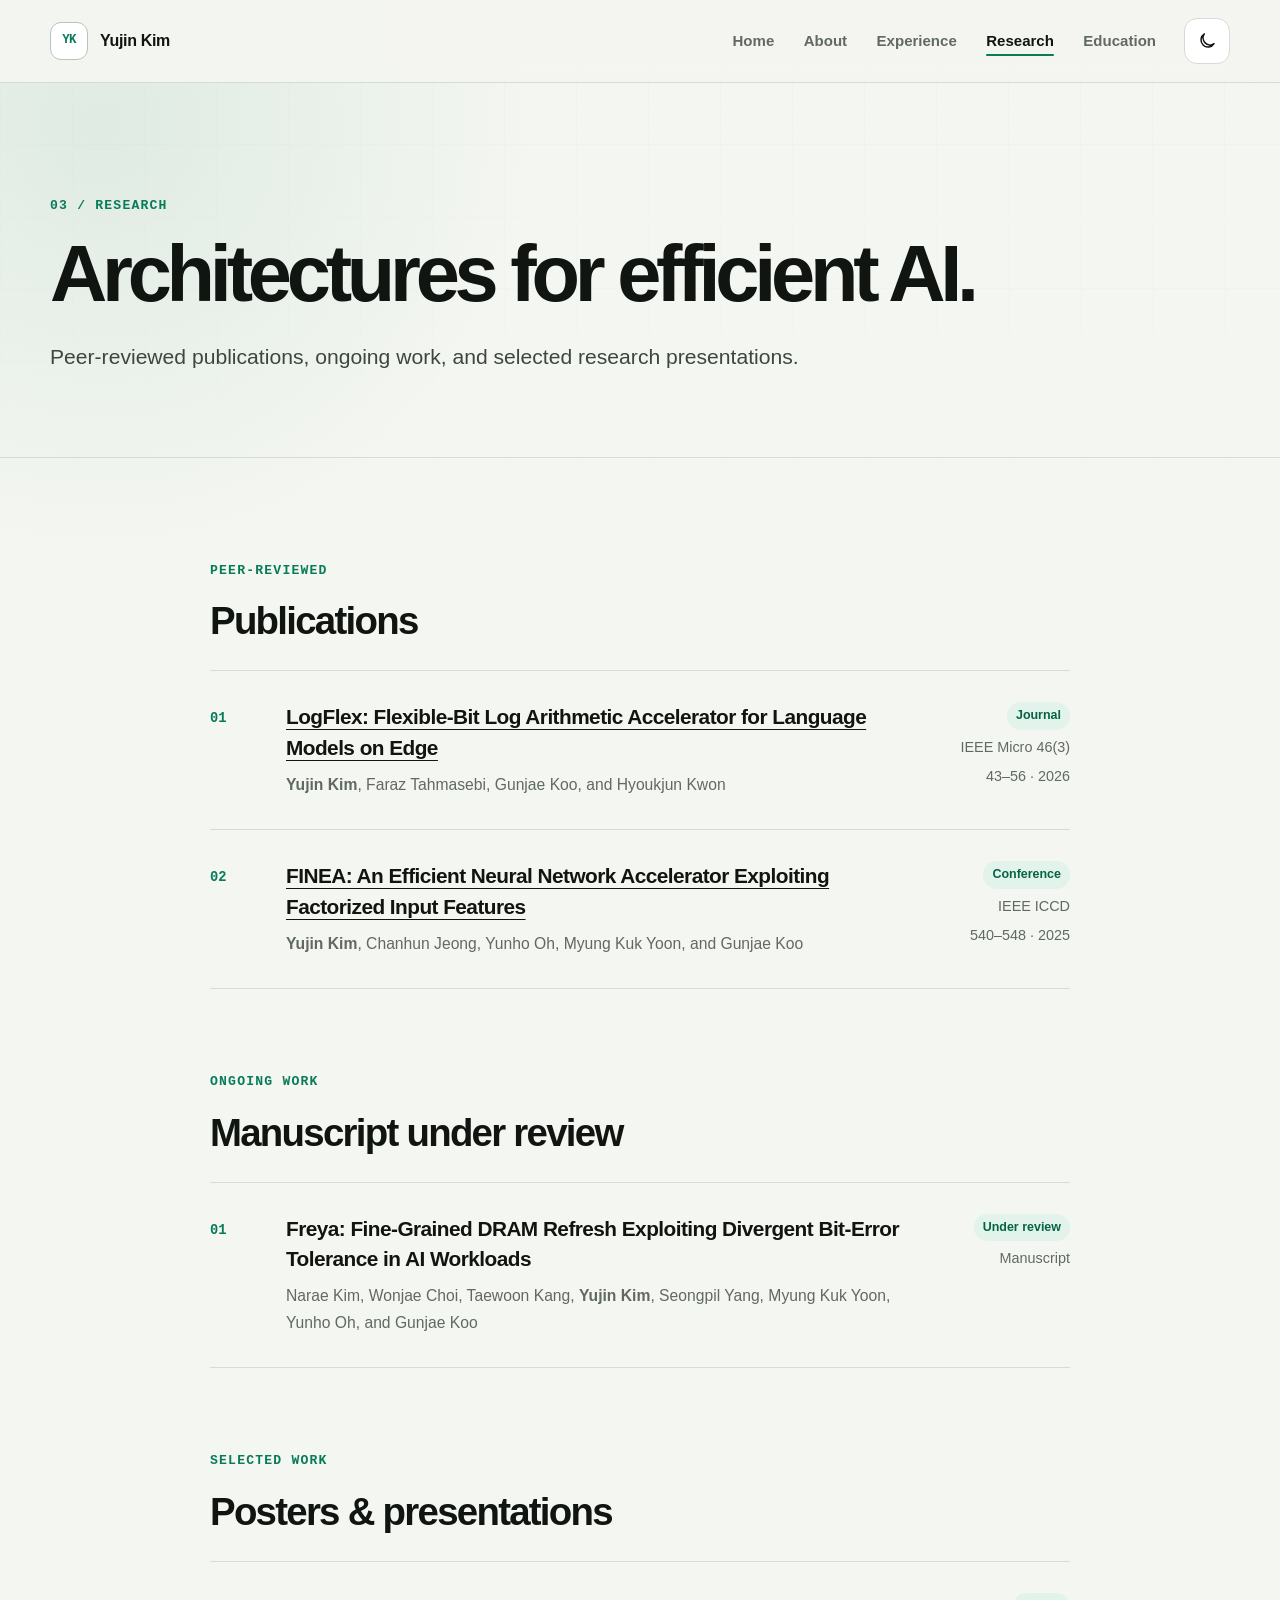
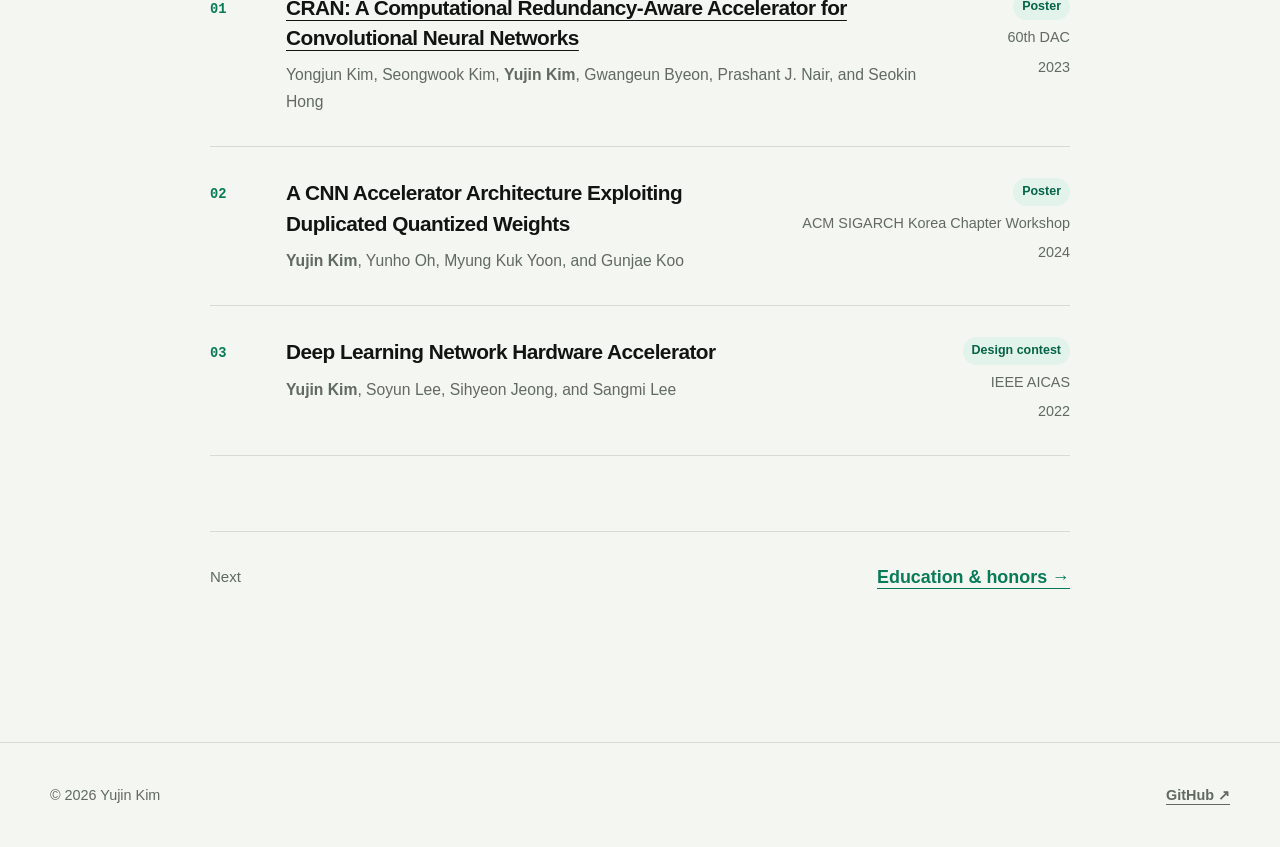
<file: research/index.html>
<!doctype html>
<html lang="en">
  <head>
    <meta charset="UTF-8" />
    <meta name="viewport" content="width=device-width, initial-scale=1" />
    <meta name="color-scheme" content="light dark" />
    <meta name="theme-color" content="#0a0d0f" />
    <meta name="description" content="Publications, manuscripts, posters, and presentations by Yujin Kim." />
    <meta property="og:type" content="website" />
    <meta property="og:title" content="Research — Yujin Kim" />
    <meta property="og:description" content="Research publications in computer architecture and AI accelerators." />
    <link rel="canonical" href="https://kimyujin1005.github.io/research/" />
    <link rel="icon" href="/assets/favicon.svg" type="image/svg+xml" />
    <link rel="alternate icon" href="/assets/favicon.ico" sizes="any" />
    <link rel="stylesheet" href="/styles.css?v=20260912-2" />
    <title>Research — Yujin Kim</title>
    <script>
      (() => {
        let savedTheme = null;
        try { savedTheme = localStorage.getItem("portfolio-theme"); } catch {}
        const systemTheme = window.matchMedia("(prefers-color-scheme: dark)").matches ? "dark" : "light";
        document.documentElement.dataset.theme = savedTheme || systemTheme;
      })();
    </script>
    <script src="/script.js?v=20260912-2" defer></script>
  </head>
  <body>
    <a class="skip-link" href="#main-content">Skip to content</a>
    <header class="site-header">
      <nav class="nav shell" aria-label="Primary navigation">
        <a class="brand" href="/" aria-label="Yujin Kim, home"><span class="brand-mark" aria-hidden="true">YK</span><span class="brand-name">Yujin Kim</span></a>
        <div class="nav-links">
          <a class="nav-link" href="/">Home</a><a class="nav-link" href="/about/">About</a><a class="nav-link" href="/experience/">Experience</a><a class="nav-link" href="/research/" aria-current="page">Research</a><a class="nav-link" href="/education/">Education</a>
        </div>
        <div class="nav-actions">
          <button class="icon-button theme-toggle" type="button" aria-label="Switch color theme" data-theme-toggle>
            <svg class="theme-icon theme-icon-sun" viewBox="0 0 24 24" aria-hidden="true"><circle cx="12" cy="12" r="3.5"></circle><path d="M12 2v2M12 20v2M4.93 4.93l1.42 1.42M17.66 17.66l1.41 1.41M2 12h2M20 12h2M4.93 19.07l1.42-1.42M17.66 6.34l1.41-1.41"></path></svg>
            <svg class="theme-icon theme-icon-moon" viewBox="0 0 24 24" aria-hidden="true"><path d="M20.5 15.2A8.4 8.4 0 0 1 8.8 3.5 8.5 8.5 0 1 0 20.5 15.2Z"></path></svg>
          </button>
          <button class="icon-button menu-toggle" type="button" aria-expanded="false" aria-controls="mobile-menu" aria-label="Open menu" data-menu-toggle><span></span><span></span></button>
        </div>
      </nav>
      <div class="mobile-menu" id="mobile-menu" data-mobile-menu hidden>
        <nav class="mobile-menu-inner shell" aria-label="Mobile navigation">
          <a class="nav-link" href="/">Home</a><a class="nav-link" href="/about/">About</a><a class="nav-link" href="/experience/">Experience</a><a class="nav-link" href="/research/" aria-current="page">Research</a><a class="nav-link" href="/education/">Education</a>
        </nav>
      </div>
    </header>

    <main id="main-content">
      <header class="page-hero">
        <div class="shell">
          <p class="eyebrow">03 / Research</p>
          <h1>Architectures for efficient AI.</h1>
          <p class="page-lead">Peer-reviewed publications, ongoing work, and selected research presentations.</p>
        </div>
      </header>

      <div class="page-content reading-shell">
        <section aria-labelledby="publications-title">
          <p class="eyebrow">Peer-reviewed</p>
          <h2 class="subsection-title" id="publications-title">Publications</h2>
          <ol class="publication-list">
            <li class="publication-item">
              <div>
                <h3><a href="https://doi.org/10.1109/MM.2026.3669122" target="_blank" rel="noreferrer">LogFlex: Flexible-Bit Log Arithmetic Accelerator for Language Models on Edge</a></h3>
                <p class="publication-authors"><strong>Yujin Kim</strong>, Faraz Tahmasebi, Gunjae Koo, and Hyoukjun Kwon</p>
              </div>
              <div class="publication-meta"><span class="publication-type">Journal</span><span>IEEE Micro 46(3)</span><span>43–56 · 2026</span></div>
            </li>
            <li class="publication-item">
              <div>
                <h3><a href="https://doi.org/10.1109/ICCD65941.2025.00083" target="_blank" rel="noreferrer">FINEA: An Efficient Neural Network Accelerator Exploiting Factorized Input Features</a></h3>
                <p class="publication-authors"><strong>Yujin Kim</strong>, Chanhun Jeong, Yunho Oh, Myung Kuk Yoon, and Gunjae Koo</p>
              </div>
              <div class="publication-meta"><span class="publication-type">Conference</span><span>IEEE ICCD</span><span>540–548 · 2025</span></div>
            </li>
          </ol>
        </section>

        <section class="subsection" aria-labelledby="review-title">
          <p class="eyebrow">Ongoing work</p>
          <h2 class="subsection-title" id="review-title">Manuscript under review</h2>
          <ol class="publication-list">
            <li class="publication-item">
              <div>
                <h3>Freya: Fine-Grained DRAM Refresh Exploiting Divergent Bit-Error Tolerance in AI Workloads</h3>
                <p class="publication-authors">Narae Kim, Wonjae Choi, Taewoon Kang, <strong>Yujin Kim</strong>, Seongpil Yang, Myung Kuk Yoon, Yunho Oh, and Gunjae Koo</p>
              </div>
              <div class="publication-meta"><span class="publication-type">Under review</span><span>Manuscript</span></div>
            </li>
          </ol>
        </section>

        <section class="subsection" aria-labelledby="presentations-title">
          <p class="eyebrow">Selected work</p>
          <h2 class="subsection-title" id="presentations-title">Posters &amp; presentations</h2>
          <ol class="publication-list">
            <li class="publication-item">
              <div>
                <h3><a href="https://60dac.conference-program.com/session/?sess=sess242" target="_blank" rel="noreferrer">CRAN: A Computational Redundancy-Aware Accelerator for Convolutional Neural Networks</a></h3>
                <p class="publication-authors">Yongjun Kim, Seongwook Kim, <strong>Yujin Kim</strong>, Gwangeun Byeon, Prashant J. Nair, and Seokin Hong</p>
              </div>
              <div class="publication-meta"><span class="publication-type">Poster</span><span>60th DAC</span><span>2023</span></div>
            </li>
            <li class="publication-item">
              <div>
                <h3>A CNN Accelerator Architecture Exploiting Duplicated Quantized Weights</h3>
                <p class="publication-authors"><strong>Yujin Kim</strong>, Yunho Oh, Myung Kuk Yoon, and Gunjae Koo</p>
              </div>
              <div class="publication-meta"><span class="publication-type">Poster</span><span>ACM SIGARCH Korea Chapter Workshop</span><span>2024</span></div>
            </li>
            <li class="publication-item">
              <div>
                <h3>Deep Learning Network Hardware Accelerator</h3>
                <p class="publication-authors"><strong>Yujin Kim</strong>, Soyun Lee, Sihyeon Jeong, and Sangmi Lee</p>
              </div>
              <div class="publication-meta"><span class="publication-type">Design contest</span><span>IEEE AICAS</span><span>2022</span></div>
            </li>
          </ol>
        </section>

        <div class="page-next"><span>Next</span><a href="/education/">Education &amp; honors →</a></div>
      </div>
    </main>

    <footer class="site-footer"><div class="footer-inner shell"><p>© 2026 Yujin Kim</p><div class="footer-links"><a href="https://github.com/kimyujin1005" target="_blank" rel="noreferrer">GitHub ↗</a></div></div></footer>
  </body>
</html>
</file>
<file: styles.css>
:root {
  --bg: #f4f6f1;
  --surface: #ffffff;
  --surface-soft: #e9eee8;
  --surface-accent: #e2f3eb;
  --text: #111512;
  --text-soft: #3d463f;
  --muted: #606a62;
  --faint: #606a62;
  --line: #d5dcd5;
  --line-strong: #b9c3ba;
  --accent: #087b59;
  --accent-strong: #056346;
  --on-accent: #ffffff;
  --header: rgba(244, 246, 241, 0.9);
  --shadow: 0 22px 60px rgba(24, 42, 31, 0.09);
  --shadow-soft: 0 10px 32px rgba(24, 42, 31, 0.06);
  --radius-lg: 28px;
  --radius-md: 18px;
  --radius-sm: 12px;
  --header-height: 82px;
  --shell: 1180px;
  --reading: 860px;
}

html[data-theme="dark"] {
  --bg: #0a0d0f;
  --surface: #11161a;
  --surface-soft: #171e21;
  --surface-accent: #102a21;
  --text: #f2f6f2;
  --text-soft: #d0d8d1;
  --muted: #a6b0a8;
  --faint: #939e96;
  --line: #29312c;
  --line-strong: #3a463f;
  --accent: #73dfae;
  --accent-strong: #97ebc6;
  --on-accent: #07130d;
  --header: rgba(10, 13, 15, 0.9);
  --shadow: 0 24px 70px rgba(0, 0, 0, 0.38);
  --shadow-soft: 0 12px 36px rgba(0, 0, 0, 0.24);
}

*,
*::before,
*::after {
  box-sizing: border-box;
}

html {
  scroll-behavior: smooth;
  scroll-padding-top: calc(var(--header-height) + 24px);
}

body {
  min-width: 320px;
  margin: 0;
  background: var(--bg);
  background:
    radial-gradient(circle at 8% 5%, color-mix(in srgb, var(--accent) 9%, transparent), transparent 27rem),
    var(--bg);
  color: var(--text);
  font-family: Inter, ui-sans-serif, -apple-system, BlinkMacSystemFont, "Segoe UI", sans-serif;
  font-size: 18px;
  line-height: 1.7;
  text-rendering: optimizeLegibility;
  -webkit-font-smoothing: antialiased;
}

body::before {
  position: fixed;
  z-index: -1;
  inset: 0;
  background-image:
    linear-gradient(var(--line) 1px, transparent 1px),
    linear-gradient(90deg, var(--line) 1px, transparent 1px);
  background-size: 72px 72px;
  content: "";
  opacity: 0.13;
  pointer-events: none;
  -webkit-mask-image: linear-gradient(to bottom, #000, transparent 55%);
  mask-image: linear-gradient(to bottom, #000, transparent 55%);
}

body.menu-open {
  overflow: hidden;
}

button,
a {
  -webkit-tap-highlight-color: transparent;
}

button {
  color: inherit;
  font: inherit;
}

a {
  color: inherit;
}

img {
  display: block;
  max-width: 100%;
}

[hidden] {
  display: none !important;
}

::selection {
  background: var(--accent);
  color: var(--on-accent);
}

:focus-visible {
  outline: 3px solid var(--accent);
  outline-offset: 4px;
}

.shell {
  width: min(calc(100% - 48px), var(--shell));
  margin-inline: auto;
}

.reading-shell {
  width: min(calc(100% - 48px), var(--reading));
  margin-inline: auto;
}

.skip-link {
  position: fixed;
  z-index: 1000;
  top: 12px;
  left: 12px;
  padding: 10px 16px;
  border-radius: 9px;
  background: var(--text);
  color: var(--bg);
  font-weight: 750;
  text-decoration: none;
  transform: translateY(-160%);
  transition: transform 160ms ease;
}

.skip-link:focus {
  transform: translateY(0);
}

.site-header {
  position: sticky;
  z-index: 100;
  top: 0;
  border-bottom: 1px solid var(--line);
  background: var(--header);
  backdrop-filter: blur(18px) saturate(140%);
}

.nav {
  display: flex;
  min-height: var(--header-height);
  align-items: center;
  gap: 28px;
}

.brand {
  display: inline-flex;
  min-width: max-content;
  align-items: center;
  gap: 12px;
  font-size: 1rem;
  font-weight: 780;
  letter-spacing: -0.02em;
  text-decoration: none;
}

.brand-mark {
  display: grid;
  width: 38px;
  height: 38px;
  place-items: center;
  border: 1px solid var(--line-strong);
  border-radius: 11px;
  background: var(--surface);
  color: var(--accent);
  font-family: "SFMono-Regular", Consolas, "Liberation Mono", monospace;
  font-size: 0.78rem;
  letter-spacing: -0.06em;
}

.nav-links {
  display: flex;
  margin-left: auto;
  align-items: center;
  gap: clamp(18px, 2.3vw, 30px);
}

.nav-link {
  position: relative;
  display: inline-flex;
  min-height: 44px;
  align-items: center;
  color: var(--muted);
  font-size: 0.94rem;
  font-weight: 680;
  text-decoration: none;
  transition: color 160ms ease;
}

.nav-link::after {
  position: absolute;
  right: 0;
  bottom: 7px;
  left: 0;
  height: 2px;
  border-radius: 999px;
  background: var(--accent);
  content: "";
  transform: scaleX(0);
  transition: transform 160ms ease;
}

.nav-link:hover,
.nav-link[aria-current="page"] {
  color: var(--text);
}

.nav-link[aria-current="page"]::after {
  transform: scaleX(1);
}

.nav-actions {
  display: flex;
  align-items: center;
  gap: 9px;
}

.icon-button {
  display: grid;
  width: 46px;
  height: 46px;
  flex: 0 0 auto;
  place-items: center;
  border: 1px solid var(--line);
  border-radius: 13px;
  background: var(--surface);
  cursor: pointer;
  transition:
    border-color 160ms ease,
    transform 160ms ease,
    background 160ms ease;
}

.icon-button:hover {
  border-color: var(--line-strong);
  background: var(--surface-soft);
  transform: translateY(-1px);
}

.theme-icon {
  width: 20px;
  height: 20px;
  fill: none;
  stroke: currentColor;
  stroke-linecap: round;
  stroke-linejoin: round;
  stroke-width: 1.8;
}

.theme-icon-sun,
html[data-theme="dark"] .theme-icon-moon {
  display: none;
}

html[data-theme="dark"] .theme-icon-sun {
  display: block;
}

.menu-toggle {
  display: none;
  align-content: center;
  gap: 7px;
}

.menu-toggle span {
  display: block;
  width: 20px;
  height: 2px;
  border-radius: 999px;
  background: currentColor;
  transition: transform 180ms ease;
}

.menu-toggle[aria-expanded="true"] span:first-child {
  transform: translateY(4.5px) rotate(45deg);
}

.menu-toggle[aria-expanded="true"] span:last-child {
  transform: translateY(-4.5px) rotate(-45deg);
}

.mobile-menu {
  max-height: calc(100svh - var(--header-height));
  overflow-y: auto;
  border-top: 1px solid var(--line);
  background: var(--surface);
  box-shadow: var(--shadow-soft);
  overscroll-behavior: contain;
}

.mobile-menu-inner {
  display: grid;
  padding-block: 12px 20px;
}

.mobile-menu .nav-link {
  min-height: 52px;
  border-bottom: 1px solid var(--line);
  font-size: 1rem;
}

.mobile-menu .nav-link:last-child {
  border-bottom: 0;
}

.mobile-menu .nav-link::after {
  display: none;
}

.eyebrow {
  margin: 0 0 17px;
  color: var(--accent);
  font-family: "SFMono-Regular", Consolas, "Liberation Mono", monospace;
  font-size: 0.82rem;
  font-weight: 760;
  letter-spacing: 0.09em;
  text-transform: uppercase;
}

.home-hero {
  display: grid;
  padding-top: clamp(78px, 10vw, 124px);
  padding-bottom: clamp(68px, 9vw, 108px);
  align-items: center;
  grid-template-columns: minmax(0, 1.25fr) minmax(330px, 0.75fr);
  gap: clamp(48px, 8vw, 108px);
}

.home-hero h1 {
  max-width: 800px;
  margin: 0;
  font-size: clamp(3.35rem, 7.3vw, 6.55rem);
  font-weight: 740;
  letter-spacing: -0.07em;
  line-height: 0.98;
}

.home-hero h1 span {
  color: var(--accent);
}

.hero-lead {
  max-width: 720px;
  margin: 28px 0 0;
  color: var(--text-soft);
  font-size: clamp(1.16rem, 2vw, 1.38rem);
  line-height: 1.65;
}

.hero-actions {
  display: flex;
  margin-top: 34px;
  flex-wrap: wrap;
  gap: 12px;
}

.button {
  display: inline-flex;
  min-height: 52px;
  padding: 0 22px;
  align-items: center;
  justify-content: center;
  gap: 10px;
  border: 1px solid var(--accent);
  border-radius: 13px;
  background: var(--accent);
  color: var(--on-accent);
  font-size: 1rem;
  font-weight: 760;
  text-decoration: none;
  transition:
    box-shadow 160ms ease,
    transform 160ms ease;
}

.button:hover {
  box-shadow: 0 12px 28px color-mix(in srgb, var(--accent) 24%, transparent);
  transform: translateY(-2px);
}

.button-secondary {
  border-color: var(--line-strong);
  background: var(--surface);
  color: var(--text);
}

.button svg,
.route-arrow svg,
.inline-link svg {
  width: 18px;
  height: 18px;
  fill: none;
  stroke: currentColor;
  stroke-linecap: round;
  stroke-linejoin: round;
  stroke-width: 1.8;
}

.current-card {
  position: relative;
  overflow: hidden;
  padding: 30px;
  border: 1px solid var(--line);
  border-radius: var(--radius-lg);
  background: var(--surface);
  background: color-mix(in srgb, var(--surface) 88%, transparent);
  box-shadow: var(--shadow);
}

.current-card::before {
  position: absolute;
  top: -90px;
  right: -90px;
  width: 210px;
  height: 210px;
  border-radius: 50%;
  background: var(--accent);
  content: "";
  filter: blur(90px);
  opacity: 0.18;
}

.current-label {
  position: relative;
  display: flex;
  margin-bottom: 25px;
  align-items: center;
  justify-content: space-between;
  color: var(--faint);
  font-family: "SFMono-Regular", Consolas, "Liberation Mono", monospace;
  font-size: 0.82rem;
  font-weight: 700;
  letter-spacing: 0.06em;
  text-transform: uppercase;
}

.status-dot {
  width: 9px;
  height: 9px;
  border-radius: 50%;
  background: var(--accent);
  box-shadow: 0 0 0 6px color-mix(in srgb, var(--accent) 13%, transparent);
}

.current-card h2 {
  position: relative;
  margin: 0;
  font-size: 1.55rem;
  letter-spacing: -0.035em;
  line-height: 1.25;
}

.current-institution {
  position: relative;
  margin: 9px 0 0;
  color: var(--accent);
  font-size: 1.02rem;
  font-weight: 720;
}

.fact-list {
  position: relative;
  display: grid;
  margin: 25px 0 0;
  padding: 22px 0 0;
  border-top: 1px solid var(--line);
  gap: 13px;
}

.fact {
  display: grid;
  grid-template-columns: 92px minmax(0, 1fr);
  gap: 16px;
  font-size: 0.96rem;
}

.fact dt {
  color: var(--faint);
  font-family: "SFMono-Regular", Consolas, "Liberation Mono", monospace;
  font-size: 0.82rem;
}

.fact dd {
  margin: 0;
  color: var(--text-soft);
}

.fact a {
  color: var(--accent);
  font-weight: 680;
  text-underline-offset: 4px;
}

.route-section {
  padding: 76px 0 110px;
  border-top: 1px solid var(--line);
}

.section-heading {
  display: flex;
  margin-bottom: 34px;
  align-items: end;
  justify-content: space-between;
  gap: 24px;
}

.section-heading h2 {
  margin: 7px 0 0;
  font-size: clamp(2.1rem, 4vw, 3.25rem);
  letter-spacing: -0.052em;
  line-height: 1.08;
}

.section-heading p:not(.eyebrow) {
  max-width: 500px;
  margin: 0;
  color: var(--muted);
  font-size: 1rem;
}

.route-grid {
  display: grid;
  grid-template-columns: repeat(2, minmax(0, 1fr));
  gap: 18px;
}

.route-card {
  display: grid;
  min-height: 190px;
  padding: 26px;
  border: 1px solid var(--line);
  border-radius: var(--radius-md);
  background: var(--surface);
  box-shadow: var(--shadow-soft);
  text-decoration: none;
  transition:
    border-color 180ms ease,
    transform 180ms ease,
    background 180ms ease;
  grid-template-columns: minmax(0, 1fr) auto;
  gap: 20px;
}

.route-card:hover {
  border-color: var(--line-strong);
  background: var(--surface-accent);
  transform: translateY(-4px);
}

.route-number {
  color: var(--accent);
  font-family: "SFMono-Regular", Consolas, "Liberation Mono", monospace;
  font-size: 0.84rem;
  font-weight: 720;
}

.route-card h3 {
  margin: 28px 0 7px;
  font-size: 1.45rem;
  letter-spacing: -0.035em;
}

.route-card p {
  margin: 0;
  color: var(--muted);
  font-size: 1rem;
}

.route-arrow {
  display: grid;
  width: 44px;
  height: 44px;
  place-items: center;
  border: 1px solid var(--line);
  border-radius: 50%;
}

.page-hero {
  padding: clamp(72px, 9vw, 112px) 0 clamp(54px, 7vw, 82px);
  border-bottom: 1px solid var(--line);
}

.page-hero h1 {
  max-width: 930px;
  margin: 0;
  font-size: clamp(3.1rem, 6.2vw, 5.7rem);
  font-weight: 740;
  letter-spacing: -0.066em;
  line-height: 1;
}

.page-lead {
  max-width: 780px;
  margin: 25px 0 0;
  color: var(--text-soft);
  font-size: clamp(1.14rem, 2vw, 1.32rem);
}

.page-content {
  padding: clamp(64px, 8vw, 104px) 0 clamp(95px, 12vw, 150px);
}

.about-layout {
  display: grid;
  grid-template-columns: minmax(220px, 0.35fr) minmax(0, 0.65fr);
  gap: clamp(45px, 8vw, 110px);
}

.sticky-label {
  position: sticky;
  top: calc(var(--header-height) + 38px);
  height: fit-content;
}

.sticky-label p {
  margin: 13px 0 0;
  color: var(--muted);
  font-size: 0.96rem;
}

.prose {
  color: var(--text-soft);
  font-size: 1.14rem;
  line-height: 1.82;
}

.prose p {
  margin: 0 0 23px;
}

.prose p:last-child {
  margin-bottom: 0;
}

.subsection {
  margin-top: 82px;
}

.subsection-title {
  margin: 0 0 27px;
  font-size: clamp(1.85rem, 3vw, 2.55rem);
  letter-spacing: -0.045em;
  line-height: 1.15;
}

.focus-grid {
  display: grid;
  grid-template-columns: repeat(3, minmax(0, 1fr));
  gap: 14px;
}

.focus-card {
  min-height: 180px;
  padding: 23px;
  border-top: 3px solid var(--accent);
  border-radius: 0 0 var(--radius-sm) var(--radius-sm);
  background: var(--surface);
  box-shadow: var(--shadow-soft);
}

.focus-card span {
  color: var(--faint);
  font-family: "SFMono-Regular", Consolas, "Liberation Mono", monospace;
  font-size: 0.82rem;
}

.focus-card h3 {
  margin: 30px 0 0;
  font-size: 1.18rem;
  letter-spacing: -0.025em;
  line-height: 1.35;
}

.record-list {
  display: grid;
  gap: 22px;
}

.record-card {
  padding: clamp(25px, 4vw, 38px);
  border: 1px solid var(--line);
  border-radius: var(--radius-lg);
  background: var(--surface);
  box-shadow: var(--shadow-soft);
}

.record-header {
  display: grid;
  grid-template-columns: minmax(0, 1fr) minmax(220px, auto);
  gap: 30px;
}

.record-org {
  margin: 0 0 5px;
  color: var(--accent);
  font-size: 1rem;
  font-weight: 760;
}

.record-card h2 {
  margin: 0;
  font-size: clamp(1.45rem, 2.7vw, 1.9rem);
  letter-spacing: -0.04em;
  line-height: 1.2;
}

.record-meta {
  display: grid;
  height: fit-content;
  justify-items: end;
  color: var(--muted);
  font-size: 0.95rem;
  line-height: 1.55;
  text-align: right;
}

.record-meta time {
  color: var(--text);
  font-weight: 720;
}

.record-body {
  max-width: 870px;
  margin-top: 25px;
  padding-top: 22px;
  border-top: 1px solid var(--line);
  color: var(--text-soft);
  font-size: 1.02rem;
}

.record-body p {
  margin: 0;
}

.bullet-list {
  display: grid;
  margin: 0;
  padding: 0;
  gap: 10px;
  list-style: none;
}

.bullet-list li {
  position: relative;
  padding-left: 23px;
}

.bullet-list li::before {
  position: absolute;
  top: 0;
  left: 0;
  color: var(--accent);
  content: "›";
  font-size: 1.15em;
  font-weight: 800;
}

.record-tags {
  display: flex;
  margin-top: 24px;
  flex-wrap: wrap;
  gap: 8px;
}

.tag {
  display: inline-flex;
  min-height: 33px;
  padding: 4px 11px;
  align-items: center;
  border: 1px solid var(--line);
  border-radius: 999px;
  background: var(--surface-soft);
  color: var(--muted);
  font-family: "SFMono-Regular", Consolas, "Liberation Mono", monospace;
  font-size: 0.78rem;
}

.publication-list {
  margin: 0;
  padding: 0;
  border-top: 1px solid var(--line);
  counter-reset: publications;
  list-style: none;
}

.publication-item {
  display: grid;
  padding: 31px 0;
  align-items: start;
  border-bottom: 1px solid var(--line);
  counter-increment: publications;
  grid-template-columns: 54px minmax(0, 1fr) minmax(120px, auto);
  gap: 22px;
}

.publication-item::before {
  padding-top: 5px;
  color: var(--accent);
  content: counter(publications, decimal-leading-zero);
  font-family: "SFMono-Regular", Consolas, "Liberation Mono", monospace;
  font-size: 0.86rem;
  font-weight: 720;
}

.publication-item h2,
.publication-item h3 {
  margin: 0;
  font-size: 1.3rem;
  letter-spacing: -0.026em;
  line-height: 1.45;
}

.publication-item h2 a,
.publication-item h3 a {
  text-decoration-thickness: 1px;
  text-underline-offset: 5px;
}

.publication-item h2 a:hover,
.publication-item h3 a:hover {
  color: var(--accent);
}

.publication-authors {
  margin: 9px 0 0;
  color: var(--muted);
  font-size: 0.98rem;
}

.publication-meta {
  display: grid;
  justify-items: end;
  gap: 5px;
  color: var(--faint);
  font-size: 0.9rem;
  text-align: right;
}

.publication-type {
  display: inline-flex;
  padding: 3px 9px;
  border-radius: 999px;
  background: var(--surface-accent);
  color: var(--accent-strong);
  font-size: 0.78rem;
  font-weight: 720;
}

.degree-list {
  display: grid;
  gap: 20px;
}

.degree-card {
  display: grid;
  padding: clamp(26px, 4vw, 38px);
  border: 1px solid var(--line);
  border-radius: var(--radius-lg);
  background: var(--surface);
  box-shadow: var(--shadow-soft);
  grid-template-columns: minmax(0, 1fr) minmax(150px, auto);
  gap: 30px;
}

.degree-school {
  margin: 0 0 7px;
  color: var(--accent);
  font-size: 1.05rem;
  font-weight: 770;
}

.degree-card h2 {
  margin: 0;
  font-size: clamp(1.4rem, 2.7vw, 1.85rem);
  letter-spacing: -0.038em;
  line-height: 1.3;
}

.degree-card .bullet-list {
  margin-top: 23px;
  color: var(--text-soft);
  font-size: 1rem;
}

.degree-meta {
  display: grid;
  height: fit-content;
  justify-items: end;
  color: var(--muted);
  font-size: 0.95rem;
  text-align: right;
}

.degree-meta time {
  color: var(--text);
  font-weight: 730;
}

.honors-grid {
  display: grid;
  grid-template-columns: repeat(3, minmax(0, 1fr));
  gap: 15px;
}

.honor-card {
  display: flex;
  min-height: 220px;
  padding: 24px;
  flex-direction: column;
  border: 1px solid var(--line);
  border-radius: var(--radius-md);
  background: var(--surface);
}

.honor-card time {
  color: var(--accent);
  font-family: "SFMono-Regular", Consolas, "Liberation Mono", monospace;
  font-size: 0.84rem;
  font-weight: 720;
}

.honor-card h3 {
  margin: 24px 0 8px;
  font-size: 1.2rem;
  letter-spacing: -0.025em;
  line-height: 1.35;
}

.honor-card p {
  margin: auto 0 0;
  padding-top: 18px;
  color: var(--muted);
  font-size: 0.94rem;
}

.inline-link {
  display: inline-flex;
  align-items: center;
  gap: 7px;
  color: var(--accent);
  font-weight: 720;
  text-decoration-thickness: 1px;
  text-underline-offset: 5px;
}

.page-next {
  display: flex;
  margin-top: 75px;
  padding-top: 30px;
  align-items: center;
  justify-content: space-between;
  border-top: 1px solid var(--line);
  gap: 24px;
}

.page-next span {
  color: var(--muted);
  font-size: 0.94rem;
}

.page-next a {
  color: var(--accent);
  font-size: 1.12rem;
  font-weight: 750;
  text-underline-offset: 5px;
}

.site-footer {
  border-top: 1px solid var(--line);
}

.footer-inner {
  display: flex;
  min-height: 104px;
  align-items: center;
  justify-content: space-between;
  gap: 24px;
  color: var(--muted);
  font-size: 0.9rem;
}

.footer-inner p {
  margin: 0;
}

.footer-links {
  display: flex;
  gap: 22px;
}

.footer-links a {
  font-weight: 700;
  text-underline-offset: 4px;
}

@media (max-width: 980px) {
  .nav-links {
    display: none;
  }

  .nav-actions {
    margin-left: auto;
  }

  .menu-toggle {
    display: grid;
  }

  .home-hero {
    grid-template-columns: 1fr;
  }

  .current-card {
    width: min(100%, 620px);
  }

  .focus-grid,
  .honors-grid {
    grid-template-columns: repeat(2, minmax(0, 1fr));
  }
}

@media (max-width: 720px) {
  :root {
    --header-height: 72px;
  }

  .shell,
  .reading-shell {
    width: min(calc(100% - 32px), var(--shell));
  }

  body::before {
    background-size: 48px 48px;
  }

  .brand-name {
    display: none;
  }

  .home-hero {
    padding-top: 64px;
    padding-bottom: 70px;
    gap: 48px;
  }

  .home-hero h1 {
    font-size: clamp(2.5rem, 12.5vw, 4.6rem);
  }

  .hero-actions,
  .section-heading,
  .footer-inner,
  .page-next {
    align-items: stretch;
    flex-direction: column;
  }

  .button {
    width: 100%;
  }

  .fact {
    grid-template-columns: 82px minmax(0, 1fr);
  }

  .route-grid,
  .focus-grid,
  .honors-grid {
    grid-template-columns: 1fr;
  }

  .route-card {
    min-height: 178px;
  }

  .page-hero {
    padding-top: 60px;
  }

  .page-hero h1 {
    font-size: clamp(2.5rem, 12vw, 4.3rem);
  }

  .about-layout {
    grid-template-columns: 1fr;
    gap: 34px;
  }

  .sticky-label {
    position: static;
  }

  .record-header,
  .degree-card {
    grid-template-columns: 1fr;
    gap: 18px;
  }

  .record-meta,
  .degree-meta {
    justify-items: start;
    text-align: left;
  }

  .publication-item {
    grid-template-columns: 34px minmax(0, 1fr);
    gap: 14px;
  }

  .publication-meta {
    grid-column: 2;
    justify-items: start;
    text-align: left;
  }

  .footer-inner {
    min-height: auto;
    padding-block: 25px;
    gap: 8px;
  }
}

@media (prefers-reduced-motion: reduce) {
  html {
    scroll-behavior: auto;
  }

  *,
  *::before,
  *::after {
    scroll-behavior: auto !important;
    transition-duration: 0.01ms !important;
    animation-duration: 0.01ms !important;
    animation-iteration-count: 1 !important;
  }
}
</file>
